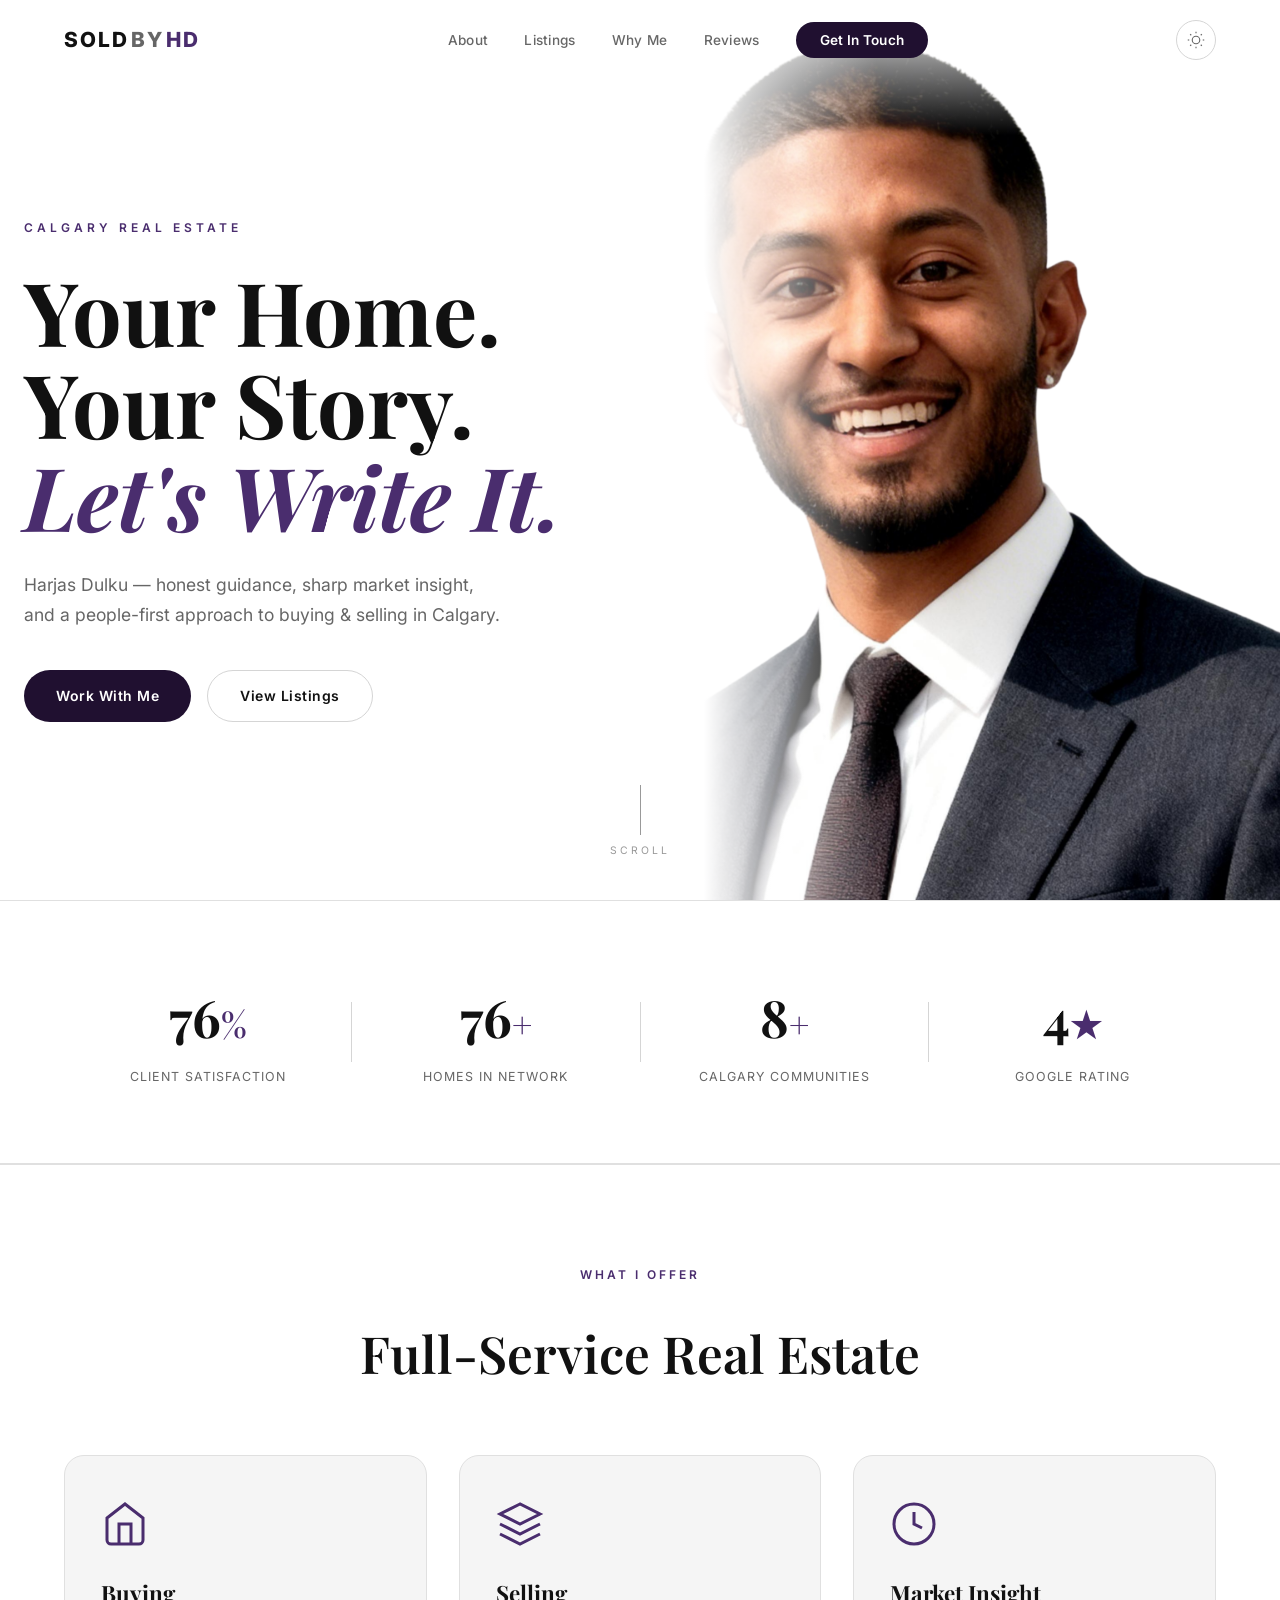
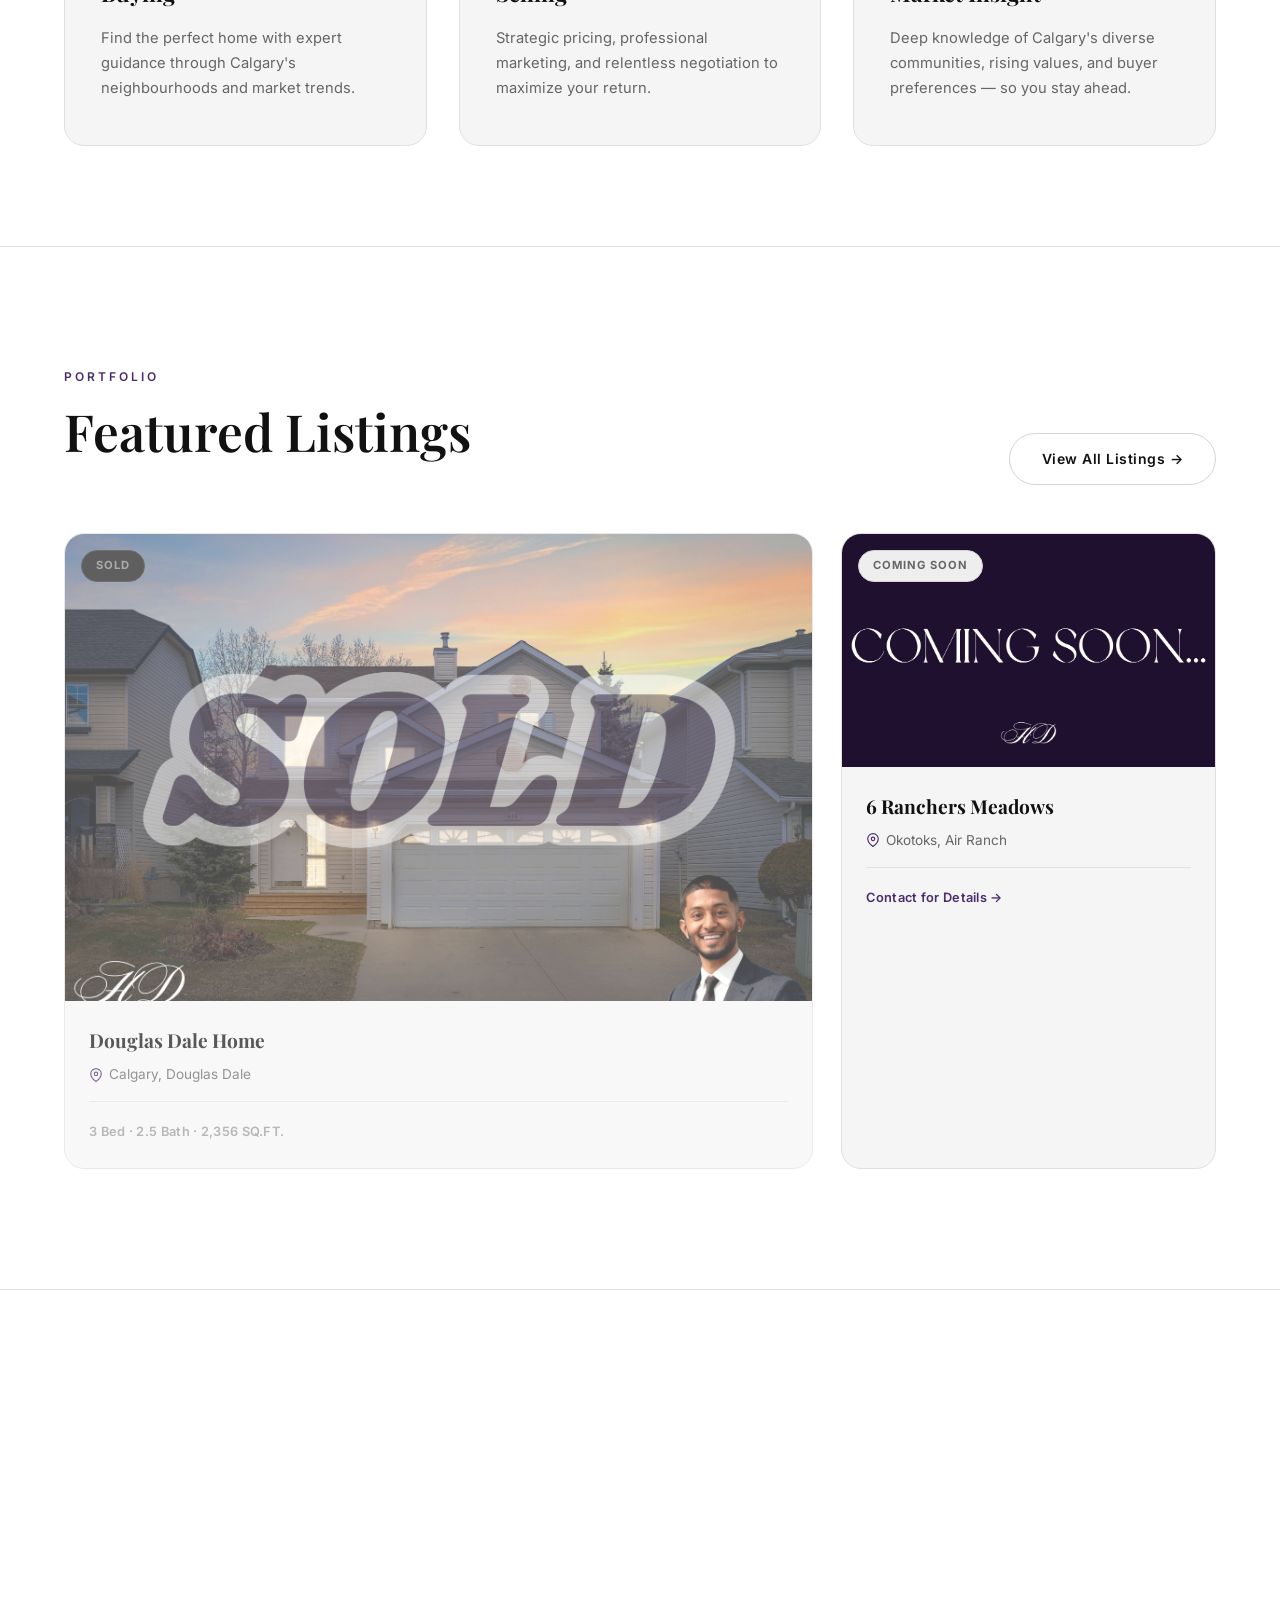
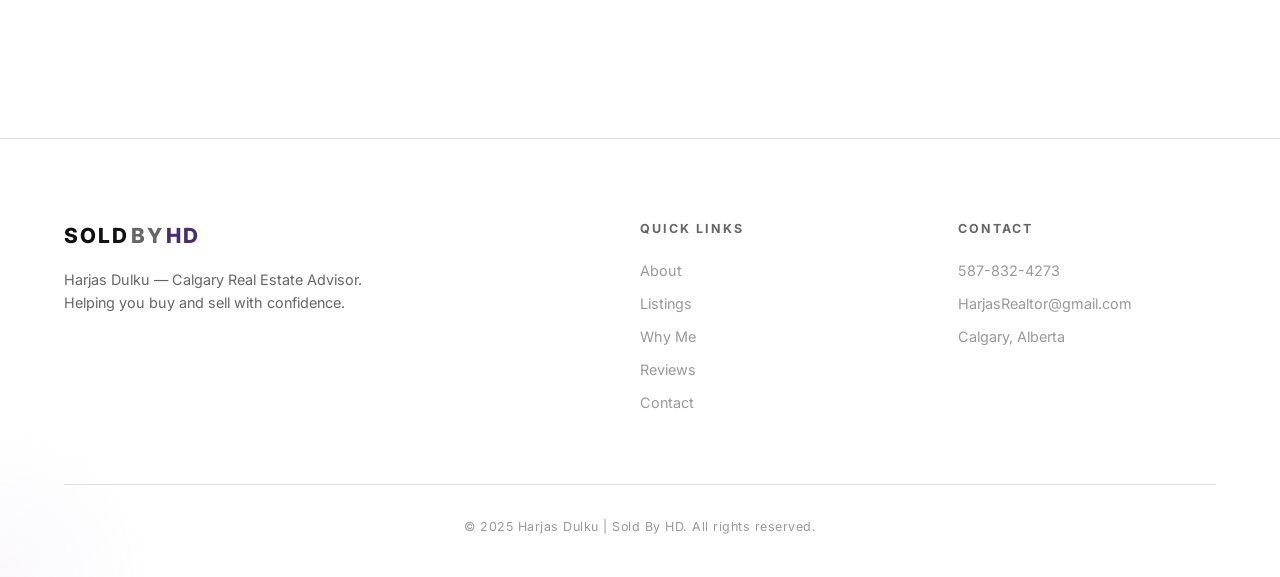
<file: index.html>
<!DOCTYPE html>
<html lang="en">
<head>
  <meta charset="UTF-8">
  <meta name="viewport" content="width=device-width, initial-scale=1.0">
  <title>Harjas Dulku — Calgary Real Estate | Sold By HD</title>
  <meta name="description" content="Harjas Dulku — Your trusted Calgary real estate advisor. Honest guidance, sharp market insight, and a people-first approach to buying and selling homes.">
  <meta property="og:title" content="Harjas Dulku — Calgary Real Estate">
  <meta property="og:description" content="Honest guidance, sharp market insight, and a people-first approach to buying and selling homes in Calgary.">
  <meta property="og:type" content="website">
  <meta property="og:url" content="https://soldbyhd.ca/">
  <link rel="preconnect" href="https://fonts.googleapis.com">
  <link rel="preconnect" href="https://fonts.gstatic.com" crossorigin>
  <link href="https://fonts.googleapis.com/css2?family=Inter:wght@300;400;500;600;700;800;900&family=Playfair+Display:ital,wght@0,400;0,500;0,600;0,700;1,400;1,500&display=swap" rel="stylesheet">
  <link rel="icon" type="image/jpeg" href="favicon.jpg">
  <link rel="apple-touch-icon" href="favicon.jpg">
  <link rel="stylesheet" href="styles.css">
</head>
<body>

  <!-- NAVBAR -->
  <nav class="navbar" id="navbar">
    <div class="nav-container">
      <a href="index.html" class="nav-logo">
        <span class="logo-sold">SOLD</span><span class="logo-by">BY</span><span class="logo-hd">HD</span>
      </a>
      <ul class="nav-links" id="navLinks">
        <li><a href="about.html">About</a></li>
        <li><a href="listings.html">Listings</a></li>
        <li><a href="why-me.html">Why Me</a></li>
        <li><a href="reviews.html">Reviews</a></li>
        <li><a href="contact.html" class="nav-cta">Get In Touch</a></li>
      </ul>
      <div class="nav-right">
        <button class="theme-toggle" id="themeToggle" aria-label="Toggle light/dark mode">
          <svg class="icon-moon" viewBox="0 0 24 24" fill="none" stroke="currentColor" stroke-width="1.5"><path d="M21 12.79A9 9 0 1111.21 3 7 7 0 0021 12.79z"/></svg>
          <svg class="icon-sun" viewBox="0 0 24 24" fill="none" stroke="currentColor" stroke-width="1.5"><circle cx="12" cy="12" r="5"/><line x1="12" y1="1" x2="12" y2="3"/><line x1="12" y1="21" x2="12" y2="23"/><line x1="4.22" y1="4.22" x2="5.64" y2="5.64"/><line x1="18.36" y1="18.36" x2="19.78" y2="19.78"/><line x1="1" y1="12" x2="3" y2="12"/><line x1="21" y1="12" x2="23" y2="12"/><line x1="4.22" y1="19.78" x2="5.64" y2="18.36"/><line x1="18.36" y1="5.64" x2="19.78" y2="4.22"/></svg>
        </button>
        <button class="nav-toggle" id="navToggle" aria-label="Toggle navigation">
          <span></span><span></span><span></span>
        </button>
      </div>
    </div>
  </nav>

  <!-- HERO -->
  <section class="hero" id="hero">
    <div class="hero-bg-overlay"></div>
    <div class="hero-content">
      <div class="hero-tag reveal">Calgary Real Estate</div>
      <h1 class="hero-title reveal">
        <span class="hero-line">Your Home.</span>
        <span class="hero-line">Your Story.</span>
        <span class="hero-line accent">Let's Write It.</span>
      </h1>
      <p class="hero-subtitle reveal">
        Harjas Dulku — honest guidance, sharp market insight, and a people-first approach to buying &amp; selling in Calgary.
      </p>
      <div class="hero-actions reveal">
        <a href="contact.html" class="btn btn-primary">Work With Me</a>
        <a href="listings.html" class="btn btn-ghost">View Listings</a>
      </div>
    </div>
    <div class="hero-scroll-indicator">
      <div class="scroll-line"></div>
      <span>Scroll</span>
    </div>
    <div class="hero-image" aria-hidden="true">
      <img src="Images/SOLD BY HARJAS.png" alt="Harjas Dulku — Calgary Real Estate Advisor">
    </div>
  </section>

  <!-- STATS BAR -->
  <section class="stats-bar">
    <div class="container">
      <div class="stats-grid">
        <div class="stat-item reveal">
          <span class="stat-number" data-target="100">0</span><span class="stat-suffix">%</span>
          <span class="stat-label">Client Satisfaction</span>
        </div>
        <div class="stat-divider"></div>
        <div class="stat-item reveal">
          <span class="stat-number" data-target="100">0</span><span class="stat-suffix">+</span>
          <span class="stat-label">Homes in Network</span>
        </div>
        <div class="stat-divider"></div>
        <div class="stat-item reveal">
          <span class="stat-number" data-target="10">0</span><span class="stat-suffix">+</span>
          <span class="stat-label">Calgary Communities</span>
        </div>
        <div class="stat-divider"></div>
        <div class="stat-item reveal">
          <span class="stat-number" data-target="5">0</span><span class="stat-suffix">★</span>
          <span class="stat-label">Google Rating</span>
        </div>
      </div>
    </div>
  </section>

  <!-- SERVICES PREVIEW -->
  <section class="services">
    <div class="container">
      <div class="section-header center">
        <div class="section-tag reveal">What I Offer</div>
        <h2 class="section-title reveal">Full-Service Real Estate</h2>
      </div>
      <div class="services-grid">
        <div class="service-card reveal">
          <div class="service-icon">
            <svg viewBox="0 0 24 24" fill="none" stroke="currentColor" stroke-width="1.5">
              <path d="M3 9l9-7 9 7v11a2 2 0 01-2 2H5a2 2 0 01-2-2z"/>
              <polyline points="9 22 9 12 15 12 15 22"/>
            </svg>
          </div>
          <h3>Buying</h3>
          <p>Find the perfect home with expert guidance through Calgary's neighbourhoods and market trends.</p>
        </div>
        <div class="service-card reveal">
          <div class="service-icon">
            <svg viewBox="0 0 24 24" fill="none" stroke="currentColor" stroke-width="1.5">
              <path d="M12 2L2 7l10 5 10-5-10-5z"/>
              <path d="M2 17l10 5 10-5"/>
              <path d="M2 12l10 5 10-5"/>
            </svg>
          </div>
          <h3>Selling</h3>
          <p>Strategic pricing, professional marketing, and relentless negotiation to maximize your return.</p>
        </div>
        <div class="service-card reveal">
          <div class="service-icon">
            <svg viewBox="0 0 24 24" fill="none" stroke="currentColor" stroke-width="1.5">
              <circle cx="12" cy="12" r="10"/>
              <path d="M12 6v6l4 2"/>
            </svg>
          </div>
          <h3>Market Insight</h3>
          <p>Deep knowledge of Calgary's diverse communities, rising values, and buyer preferences — so you stay ahead.</p>
        </div>
      </div>
    </div>
  </section>

  <!-- FEATURED LISTING PREVIEW -->
  <section class="listings" id="listings-preview">
    <div class="container">
      <div class="section-header">
        <div>
          <div class="section-tag reveal">Portfolio</div>
          <h2 class="section-title reveal">Featured Listings</h2>
        </div>
        <a href="listings.html" class="btn btn-ghost reveal">View All Listings &rarr;</a>
      </div>
      <div class="featured-duo">
        <div class="listing-card sold reveal">
          <div class="listing-image">
            <img src="Images/416 Douglas Glen Close Sold.jpg" alt="Douglas Dale Home, Calgary — Sold" class="listing-real-image">
            <div class="listing-badge sold-badge">Sold</div>
          </div>
          <div class="listing-info">
            <h3>Douglas Dale Home</h3>
            <p class="listing-location">
              <svg viewBox="0 0 24 24" fill="none" stroke="currentColor" stroke-width="2" width="14" height="14"><path d="M21 10c0 7-9 13-9 13s-9-6-9-13a9 9 0 0118 0z"/><circle cx="12" cy="10" r="3"/></svg>
              Calgary, Douglas Dale
            </p>
            <div class="listing-details"><span class="sold-text">3 Bed &middot; 2.5 Bath &middot; 2,356 SQ.FT.</span></div>
          </div>
        </div>
        <a href="contact.html" class="listing-card reveal">
          <div class="listing-image">
            <img src="Images/FlairComingSoon.jpg" alt="6 Ranchers Meadows — Coming Soon" class="listing-real-image">
            <div class="listing-badge soon">Coming Soon</div>
          </div>
          <div class="listing-info">
            <h3>6 Ranchers Meadows</h3>
            <p class="listing-location">
              <svg viewBox="0 0 24 24" fill="none" stroke="currentColor" stroke-width="2" width="14" height="14"><path d="M21 10c0 7-9 13-9 13s-9-6-9-13a9 9 0 0118 0z"/><circle cx="12" cy="10" r="3"/></svg>
              Okotoks, Air Ranch
            </p>
            <div class="listing-details"><span>Contact for Details &rarr;</span></div>
          </div>
        </a>
      </div>
    </div>
  </section>

  <!-- CTA BANNER -->
  <section class="cta-banner">
    <div class="container">
      <div class="cta-content reveal">
        <h2>Ready to Make Your Move?</h2>
        <p>Whether you're buying your first home or selling your current one, let's talk about what's possible.</p>
        <a href="contact.html" class="btn btn-primary btn-lg">Let's Connect</a>
      </div>
    </div>
  </section>

  <!-- FOOTER -->
  <footer class="footer">
    <div class="container">
      <div class="footer-grid">
        <div class="footer-brand">
          <a href="index.html" class="nav-logo">
            <span class="logo-sold">SOLD</span><span class="logo-by">BY</span><span class="logo-hd">HD</span>
          </a>
          <p>Harjas Dulku — Calgary Real Estate Advisor. Helping you buy and sell with confidence.</p>
        </div>
        <div class="footer-links">
          <h4>Quick Links</h4>
          <a href="about.html">About</a>
          <a href="listings.html">Listings</a>
          <a href="why-me.html">Why Me</a>
          <a href="reviews.html">Reviews</a>
          <a href="contact.html">Contact</a>
        </div>
        <div class="footer-contact">
          <h4>Contact</h4>
          <a href="tel:+15878324273">587-832-4273</a>
          <a href="mailto:HarjasRealtor@gmail.com">HarjasRealtor@gmail.com</a>
          <p>Calgary, Alberta</p>
        </div>
      </div>
      <div class="footer-bottom">
        <p>&copy; 2025 Harjas Dulku | Sold By HD. All rights reserved.</p>
      </div>
    </div>
  </footer>

  <script src="script.js"></script>
</body>
</html>
</file>
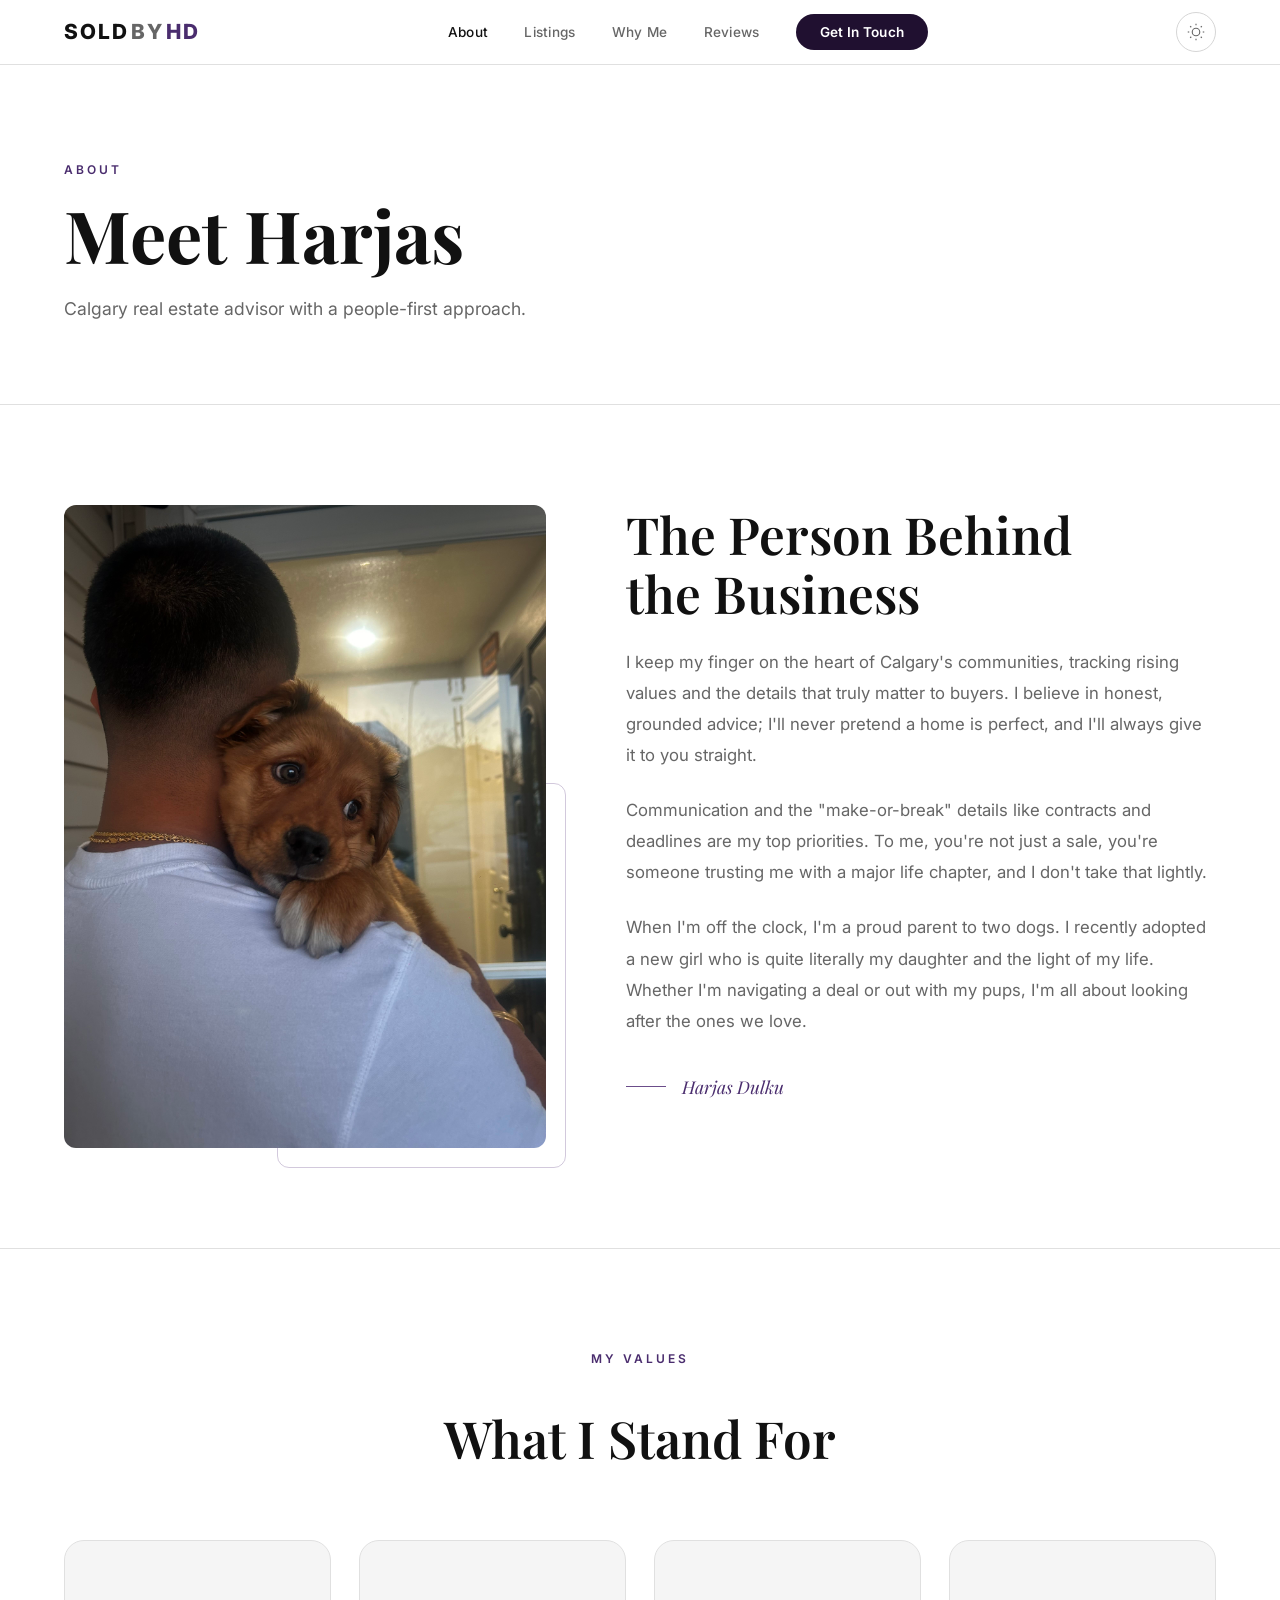
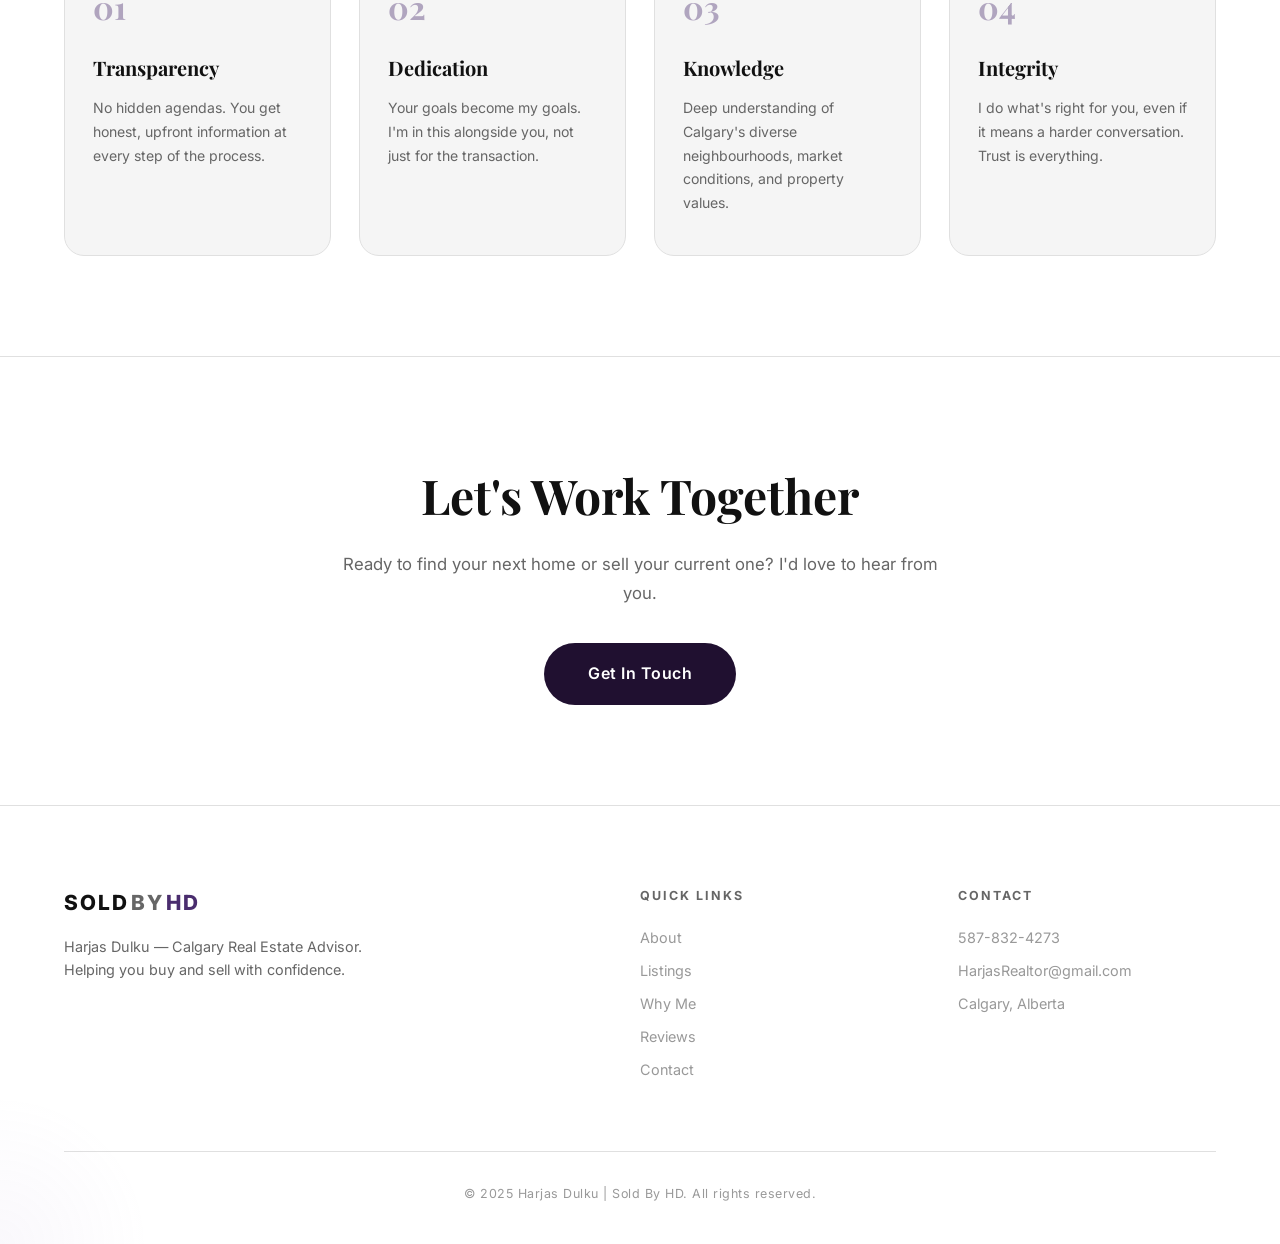
<file: about.html>
<!DOCTYPE html>
<html lang="en">
<head>
  <meta charset="UTF-8">
  <meta name="viewport" content="width=device-width, initial-scale=1.0">
  <title>About Harjas Dulku | Sold By HD — Calgary Real Estate</title>
  <meta name="description" content="Meet Harjas Dulku — Calgary real estate advisor with deep community knowledge, honest advice, and a people-first approach.">
  <link rel="preconnect" href="https://fonts.googleapis.com">
  <link rel="preconnect" href="https://fonts.gstatic.com" crossorigin>
  <link href="https://fonts.googleapis.com/css2?family=Inter:wght@300;400;500;600;700;800;900&family=Playfair+Display:ital,wght@0,400;0,500;0,600;0,700;1,400;1,500&display=swap" rel="stylesheet">
  <link rel="icon" type="image/jpeg" href="favicon.jpg">
  <link rel="apple-touch-icon" href="favicon.jpg">
  <link rel="stylesheet" href="styles.css">
</head>
<body>

  <!-- NAVBAR -->
  <nav class="navbar scrolled" id="navbar">
    <div class="nav-container">
      <a href="index.html" class="nav-logo">
        <span class="logo-sold">SOLD</span><span class="logo-by">BY</span><span class="logo-hd">HD</span>
      </a>
      <ul class="nav-links" id="navLinks">
        <li><a href="about.html" class="active">About</a></li>
        <li><a href="listings.html">Listings</a></li>
        <li><a href="why-me.html">Why Me</a></li>
        <li><a href="reviews.html">Reviews</a></li>
        <li><a href="contact.html" class="nav-cta">Get In Touch</a></li>
      </ul>
      <div class="nav-right">
        <button class="theme-toggle" id="themeToggle" aria-label="Toggle light/dark mode">
          <svg class="icon-moon" viewBox="0 0 24 24" fill="none" stroke="currentColor" stroke-width="1.5"><path d="M21 12.79A9 9 0 1111.21 3 7 7 0 0021 12.79z"/></svg>
          <svg class="icon-sun" viewBox="0 0 24 24" fill="none" stroke="currentColor" stroke-width="1.5"><circle cx="12" cy="12" r="5"/><line x1="12" y1="1" x2="12" y2="3"/><line x1="12" y1="21" x2="12" y2="23"/><line x1="4.22" y1="4.22" x2="5.64" y2="5.64"/><line x1="18.36" y1="18.36" x2="19.78" y2="19.78"/><line x1="1" y1="12" x2="3" y2="12"/><line x1="21" y1="12" x2="23" y2="12"/><line x1="4.22" y1="19.78" x2="5.64" y2="18.36"/><line x1="18.36" y1="5.64" x2="19.78" y2="4.22"/></svg>
        </button>
        <button class="nav-toggle" id="navToggle" aria-label="Toggle navigation">
          <span></span><span></span><span></span>
        </button>
      </div>
    </div>
  </nav>

  <!-- PAGE HERO -->
  <section class="page-hero">
    <div class="container">
      <div class="page-hero-content">
        <div class="section-tag reveal">About</div>
        <h1 class="page-hero-title reveal">Meet Harjas</h1>
        <p class="page-hero-subtitle reveal">Calgary real estate advisor with a people-first approach.</p>
      </div>
    </div>
  </section>

  <!-- ABOUT MAIN -->
  <section class="about-page">
    <div class="container">
      <div class="about-page-grid">
        <div class="about-page-image reveal">
          <img src="Images/IMG_5499_DOG.jpeg" alt="Harjas Dulku holding his puppy" class="about-real-image">
          <div class="about-image-accent"></div>
        </div>
        <div class="about-page-content">
          <h2 class="section-title reveal">The Person Behind<br>the Business</h2>
          <p class="about-text reveal">
            I keep my finger on the heart of Calgary's communities, tracking rising values and the details that truly matter to buyers. I believe in honest, grounded advice; I'll never pretend a home is perfect, and I'll always give it to you straight.
          </p>
          <p class="about-text reveal">
            Communication and the "make-or-break" details like contracts and deadlines are my top priorities. To me, you're not just a sale, you're someone trusting me with a major life chapter, and I don't take that lightly.
          </p>
          <p class="about-text reveal">
            When I'm off the clock, I'm a proud parent to two dogs. I recently adopted a new girl who is quite literally my daughter and the light of my life. Whether I'm navigating a deal or out with my pups, I'm all about looking after the ones we love.
          </p>
          <div class="about-signature reveal">
            <div class="signature-line"></div>
            <span>Harjas Dulku</span>
          </div>
        </div>
      </div>
    </div>
  </section>

  <!-- VALUES -->
  <section class="values-section">
    <div class="container">
      <div class="section-header center">
        <div class="section-tag reveal">My Values</div>
        <h2 class="section-title reveal">What I Stand For</h2>
      </div>
      <div class="values-grid">
        <div class="value-card reveal">
          <div class="value-number">01</div>
          <h3>Transparency</h3>
          <p>No hidden agendas. You get honest, upfront information at every step of the process.</p>
        </div>
        <div class="value-card reveal">
          <div class="value-number">02</div>
          <h3>Dedication</h3>
          <p>Your goals become my goals. I'm in this alongside you, not just for the transaction.</p>
        </div>
        <div class="value-card reveal">
          <div class="value-number">03</div>
          <h3>Knowledge</h3>
          <p>Deep understanding of Calgary's diverse neighbourhoods, market conditions, and property values.</p>
        </div>
        <div class="value-card reveal">
          <div class="value-number">04</div>
          <h3>Integrity</h3>
          <p>I do what's right for you, even if it means a harder conversation. Trust is everything.</p>
        </div>
      </div>
    </div>
  </section>

  <!-- ABOUT CTA -->
  <section class="cta-banner">
    <div class="container">
      <div class="cta-content reveal">
        <h2>Let's Work Together</h2>
        <p>Ready to find your next home or sell your current one? I'd love to hear from you.</p>
        <a href="contact.html" class="btn btn-primary btn-lg">Get In Touch</a>
      </div>
    </div>
  </section>

  <!-- FOOTER -->
  <footer class="footer">
    <div class="container">
      <div class="footer-grid">
        <div class="footer-brand">
          <a href="index.html" class="nav-logo">
            <span class="logo-sold">SOLD</span><span class="logo-by">BY</span><span class="logo-hd">HD</span>
          </a>
          <p>Harjas Dulku — Calgary Real Estate Advisor. Helping you buy and sell with confidence.</p>
        </div>
        <div class="footer-links">
          <h4>Quick Links</h4>
          <a href="about.html">About</a>
          <a href="listings.html">Listings</a>
          <a href="why-me.html">Why Me</a>
          <a href="reviews.html">Reviews</a>
          <a href="contact.html">Contact</a>
        </div>
        <div class="footer-contact">
          <h4>Contact</h4>
          <a href="tel:+15878324273">587-832-4273</a>
          <a href="mailto:HarjasRealtor@gmail.com">HarjasRealtor@gmail.com</a>
          <p>Calgary, Alberta</p>
        </div>
      </div>
      <div class="footer-bottom">
        <p>&copy; 2025 Harjas Dulku | Sold By HD. All rights reserved.</p>
      </div>
    </div>
  </footer>

  <script src="script.js"></script>
</body>
</html>
</file>
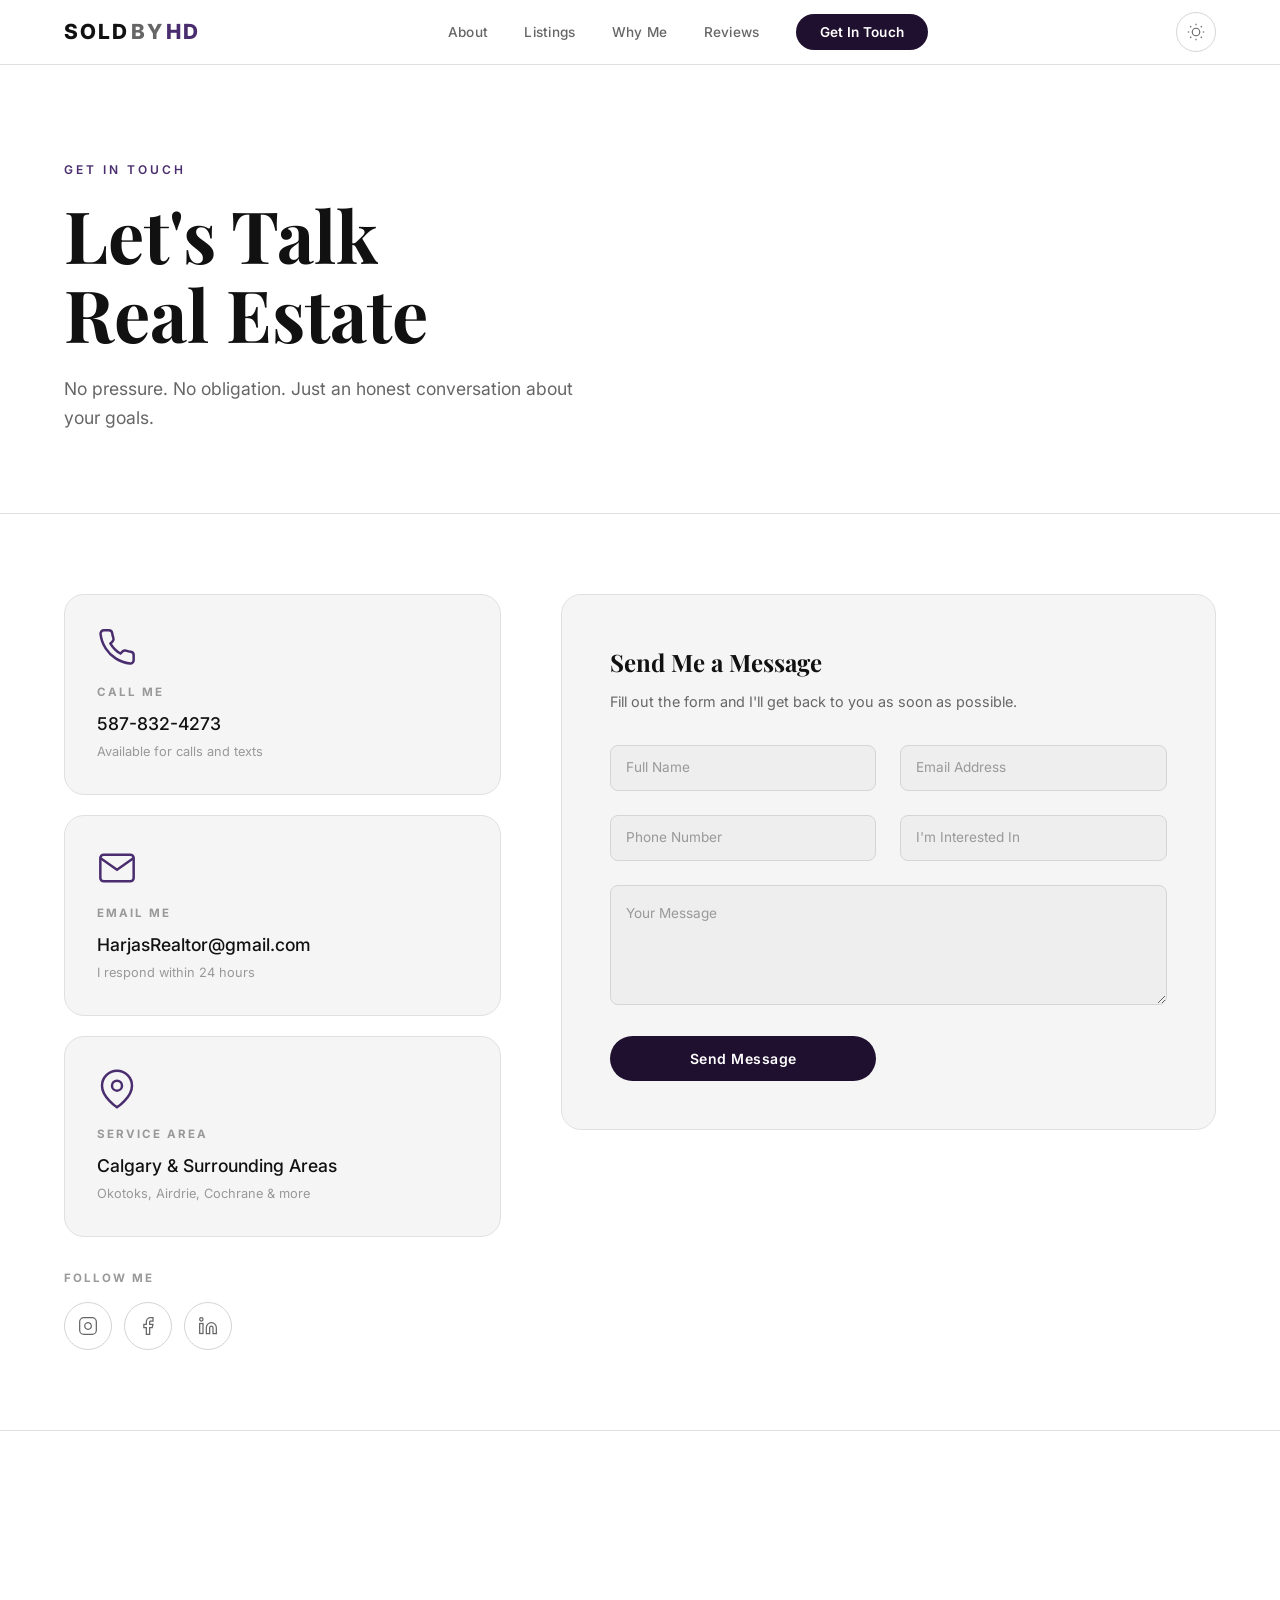
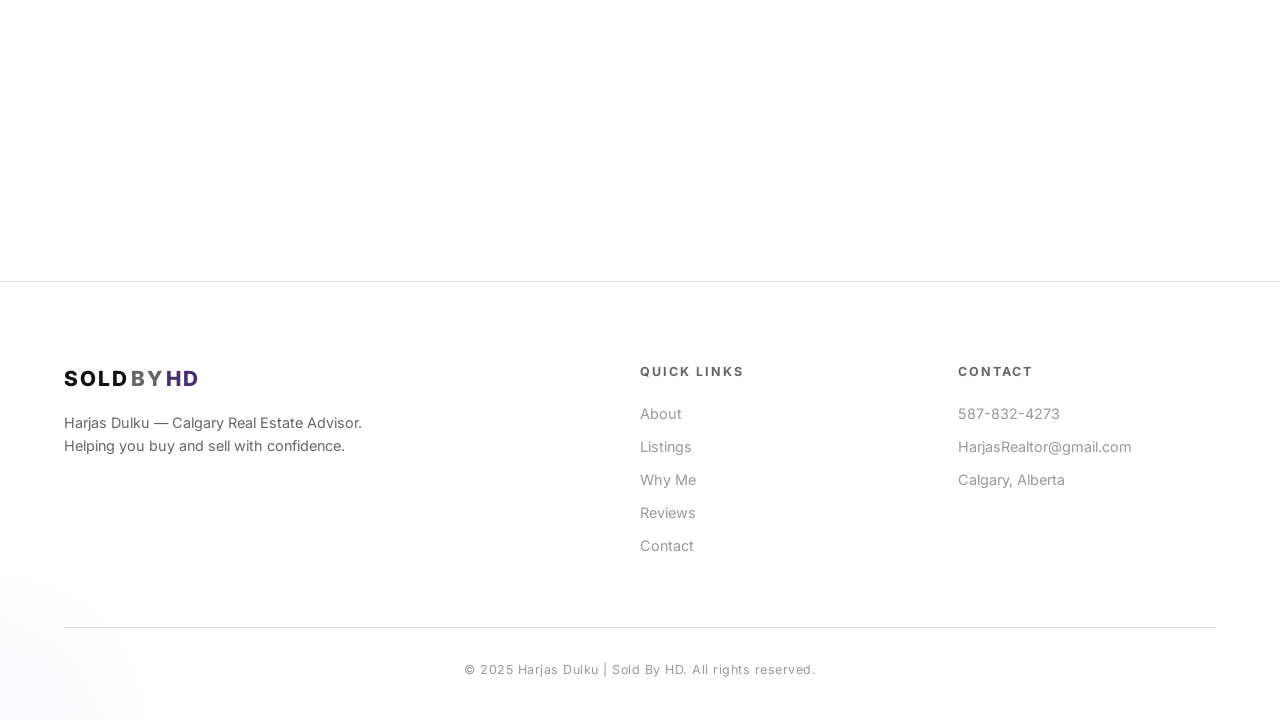
<file: contact.html>
<!DOCTYPE html>
<html lang="en">
<head>
  <meta charset="UTF-8">
  <meta name="viewport" content="width=device-width, initial-scale=1.0">
  <title>Contact | Sold By HD — Calgary Real Estate</title>
  <meta name="description" content="Get in touch with Harjas Dulku. Whether you're buying, selling, or just have a question about Calgary real estate.">
  <link rel="preconnect" href="https://fonts.googleapis.com">
  <link rel="preconnect" href="https://fonts.gstatic.com" crossorigin>
  <link href="https://fonts.googleapis.com/css2?family=Inter:wght@300;400;500;600;700;800;900&family=Playfair+Display:ital,wght@0,400;0,500;0,600;0,700;1,400;1,500&display=swap" rel="stylesheet">
  <link rel="icon" type="image/jpeg" href="favicon.jpg">
  <link rel="apple-touch-icon" href="favicon.jpg">
  <link rel="stylesheet" href="styles.css">
</head>
<body>

  <!-- NAVBAR -->
  <nav class="navbar scrolled" id="navbar">
    <div class="nav-container">
      <a href="index.html" class="nav-logo">
        <span class="logo-sold">SOLD</span><span class="logo-by">BY</span><span class="logo-hd">HD</span>
      </a>
      <ul class="nav-links" id="navLinks">
        <li><a href="about.html">About</a></li>
        <li><a href="listings.html">Listings</a></li>
        <li><a href="why-me.html">Why Me</a></li>
        <li><a href="reviews.html">Reviews</a></li>
        <li><a href="contact.html" class="nav-cta active">Get In Touch</a></li>
      </ul>
      <div class="nav-right">
        <button class="theme-toggle" id="themeToggle" aria-label="Toggle light/dark mode">
          <svg class="icon-moon" viewBox="0 0 24 24" fill="none" stroke="currentColor" stroke-width="1.5"><path d="M21 12.79A9 9 0 1111.21 3 7 7 0 0021 12.79z"/></svg>
          <svg class="icon-sun" viewBox="0 0 24 24" fill="none" stroke="currentColor" stroke-width="1.5"><circle cx="12" cy="12" r="5"/><line x1="12" y1="1" x2="12" y2="3"/><line x1="12" y1="21" x2="12" y2="23"/><line x1="4.22" y1="4.22" x2="5.64" y2="5.64"/><line x1="18.36" y1="18.36" x2="19.78" y2="19.78"/><line x1="1" y1="12" x2="3" y2="12"/><line x1="21" y1="12" x2="23" y2="12"/><line x1="4.22" y1="19.78" x2="5.64" y2="18.36"/><line x1="18.36" y1="5.64" x2="19.78" y2="4.22"/></svg>
        </button>
        <button class="nav-toggle" id="navToggle" aria-label="Toggle navigation">
          <span></span><span></span><span></span>
        </button>
      </div>
    </div>
  </nav>

  <!-- PAGE HERO -->
  <section class="page-hero">
    <div class="container">
      <div class="page-hero-content">
        <div class="section-tag reveal">Get In Touch</div>
        <h1 class="page-hero-title reveal">Let's Talk<br>Real Estate</h1>
        <p class="page-hero-subtitle reveal">No pressure. No obligation. Just an honest conversation about your goals.</p>
      </div>
    </div>
  </section>

  <!-- CONTACT MAIN -->
  <section class="contact-page">
    <div class="container">
      <div class="contact-page-grid">

        <!-- Contact Info Side -->
        <div class="contact-info-side">
          <div class="contact-info-card reveal">
            <div class="contact-info-card-icon">
              <svg viewBox="0 0 24 24" fill="none" stroke="currentColor" stroke-width="1.5">
                <path d="M22 16.92v3a2 2 0 01-2.18 2 19.79 19.79 0 01-8.63-3.07 19.5 19.5 0 01-6-6 19.79 19.79 0 01-3.07-8.67A2 2 0 014.11 2h3a2 2 0 012 1.72c.127.96.361 1.903.7 2.81a2 2 0 01-.45 2.11L8.09 9.91a16 16 0 006 6l1.27-1.27a2 2 0 012.11-.45c.907.339 1.85.573 2.81.7A2 2 0 0122 16.92z"/>
              </svg>
            </div>
            <h3>Call Me</h3>
            <a href="tel:+15878324273" class="contact-info-value">587-832-4273</a>
            <p class="contact-info-note">Available for calls and texts</p>
          </div>

          <div class="contact-info-card reveal">
            <div class="contact-info-card-icon">
              <svg viewBox="0 0 24 24" fill="none" stroke="currentColor" stroke-width="1.5">
                <path d="M4 4h16c1.1 0 2 .9 2 2v12c0 1.1-.9 2-2 2H4c-1.1 0-2-.9-2-2V6c0-1.1.9-2 2-2z"/>
                <polyline points="22,6 12,13 2,6"/>
              </svg>
            </div>
            <h3>Email Me</h3>
            <a href="mailto:HarjasRealtor@gmail.com" class="contact-info-value">HarjasRealtor@gmail.com</a>
            <p class="contact-info-note">I respond within 24 hours</p>
          </div>

          <div class="contact-info-card reveal">
            <div class="contact-info-card-icon">
              <svg viewBox="0 0 24 24" fill="none" stroke="currentColor" stroke-width="1.5">
                <path d="M21 10c0 7-9 13-9 13s-9-6-9-13a9 9 0 0118 0z"/>
                <circle cx="12" cy="10" r="3"/>
              </svg>
            </div>
            <h3>Service Area</h3>
            <span class="contact-info-value">Calgary &amp; Surrounding Areas</span>
            <p class="contact-info-note">Okotoks, Airdrie, Cochrane &amp; more</p>
          </div>

          <!-- Socials -->
          <div class="contact-socials reveal">
            <h4>Follow Me</h4>
            <div class="social-links">
              <a href="https://www.instagram.com/soldbyharjas/" target="_blank" rel="noopener" aria-label="Instagram" class="social-link">
                <svg viewBox="0 0 24 24" fill="none" stroke="currentColor" stroke-width="1.5">
                  <rect x="2" y="2" width="20" height="20" rx="5" ry="5"/>
                  <path d="M16 11.37A4 4 0 1112.63 8 4 4 0 0116 11.37z"/>
                  <line x1="17.5" y1="6.5" x2="17.51" y2="6.5"/>
                </svg>
              </a>
              <a href="https://www.facebook.com/profile.php?id=61581999114196" target="_blank" rel="noopener" aria-label="Facebook" class="social-link">
                <svg viewBox="0 0 24 24" fill="none" stroke="currentColor" stroke-width="1.5">
                  <path d="M18 2h-3a5 5 0 00-5 5v3H7v4h3v8h4v-8h3l1-4h-4V7a1 1 0 011-1h3z"/>
                </svg>
              </a>
              <a href="https://www.linkedin.com/in/harjas-dulku-031522258/" target="_blank" rel="noopener" aria-label="LinkedIn" class="social-link">
                <svg viewBox="0 0 24 24" fill="none" stroke="currentColor" stroke-width="1.5">
                  <path d="M16 8a6 6 0 016 6v7h-4v-7a2 2 0 00-2-2 2 2 0 00-2 2v7h-4v-7a6 6 0 016-6z"/>
                  <rect x="2" y="9" width="4" height="12"/>
                  <circle cx="4" cy="4" r="2"/>
                </svg>
              </a>
            </div>
          </div>
        </div>

        <!-- Form Side -->
        <div class="contact-form-side reveal">
          <div class="contact-form-wrap">
            <h2 class="contact-form-title">Send Me a Message</h2>
            <p class="contact-form-subtitle">Fill out the form and I'll get back to you as soon as possible.</p>
            <form class="contact-form" id="contactForm" action="https://formspree.io/f/maqadezb" method="POST">
              <div class="form-group">
                <input type="text" id="name" name="name" placeholder=" " required>
                <label for="name">Full Name</label>
              </div>
              <div class="form-group">
                <input type="email" id="email" name="email" placeholder=" " required>
                <label for="email">Email Address</label>
              </div>
              <div class="form-group">
                <input type="tel" id="phone" name="phone" placeholder=" ">
                <label for="phone">Phone Number</label>
              </div>
              <div class="form-group">
                <select id="interest" name="interest" required>
                  <option value="" disabled selected></option>
                  <option value="buying">I'm Looking to Buy</option>
                  <option value="selling">I'm Looking to Sell</option>
                  <option value="both">Buying &amp; Selling</option>
                  <option value="question">Just a Question</option>
                </select>
                <label for="interest">I'm Interested In</label>
              </div>
              <div class="form-group full">
                <textarea id="message" name="message" rows="5" placeholder=" " required></textarea>
                <label for="message">Your Message</label>
              </div>
              <button type="submit" class="btn btn-primary btn-full">Send Message</button>
            </form>
          </div>
        </div>

      </div>
    </div>
  </section>

  <!-- MAP -->
  <section class="map-section">
    <div class="map-embed">
      <iframe
        src="https://www.google.com/maps/embed?pb=!1m14!1m12!1m3!1d161116.4!2d-114.18!3d51.045!2m3!1f0!2f0!3f0!3m2!1i1024!2i768!4f13.1!5e0!3m2!1sen!2sca!4v1700000000000"
        width="100%"
        height="450"
        style="border:0;"
        allowfullscreen=""
        loading="lazy"
        referrerpolicy="no-referrer-when-downgrade"
        title="Service Area — Calgary &amp; Surrounding Areas"></iframe>
    </div>
  </section>

  <!-- FOOTER -->
  <footer class="footer">
    <div class="container">
      <div class="footer-grid">
        <div class="footer-brand">
          <a href="index.html" class="nav-logo">
            <span class="logo-sold">SOLD</span><span class="logo-by">BY</span><span class="logo-hd">HD</span>
          </a>
          <p>Harjas Dulku — Calgary Real Estate Advisor. Helping you buy and sell with confidence.</p>
        </div>
        <div class="footer-links">
          <h4>Quick Links</h4>
          <a href="about.html">About</a>
          <a href="listings.html">Listings</a>
          <a href="why-me.html">Why Me</a>
          <a href="reviews.html">Reviews</a>
          <a href="contact.html">Contact</a>
        </div>
        <div class="footer-contact">
          <h4>Contact</h4>
          <a href="tel:+15878324273">587-832-4273</a>
          <a href="mailto:HarjasRealtor@gmail.com">HarjasRealtor@gmail.com</a>
          <p>Calgary, Alberta</p>
        </div>
      </div>
      <div class="footer-bottom">
        <p>&copy; 2025 Harjas Dulku | Sold By HD. All rights reserved.</p>
      </div>
    </div>
  </footer>

  <script src="script.js"></script>
</body>
</html>
</file>
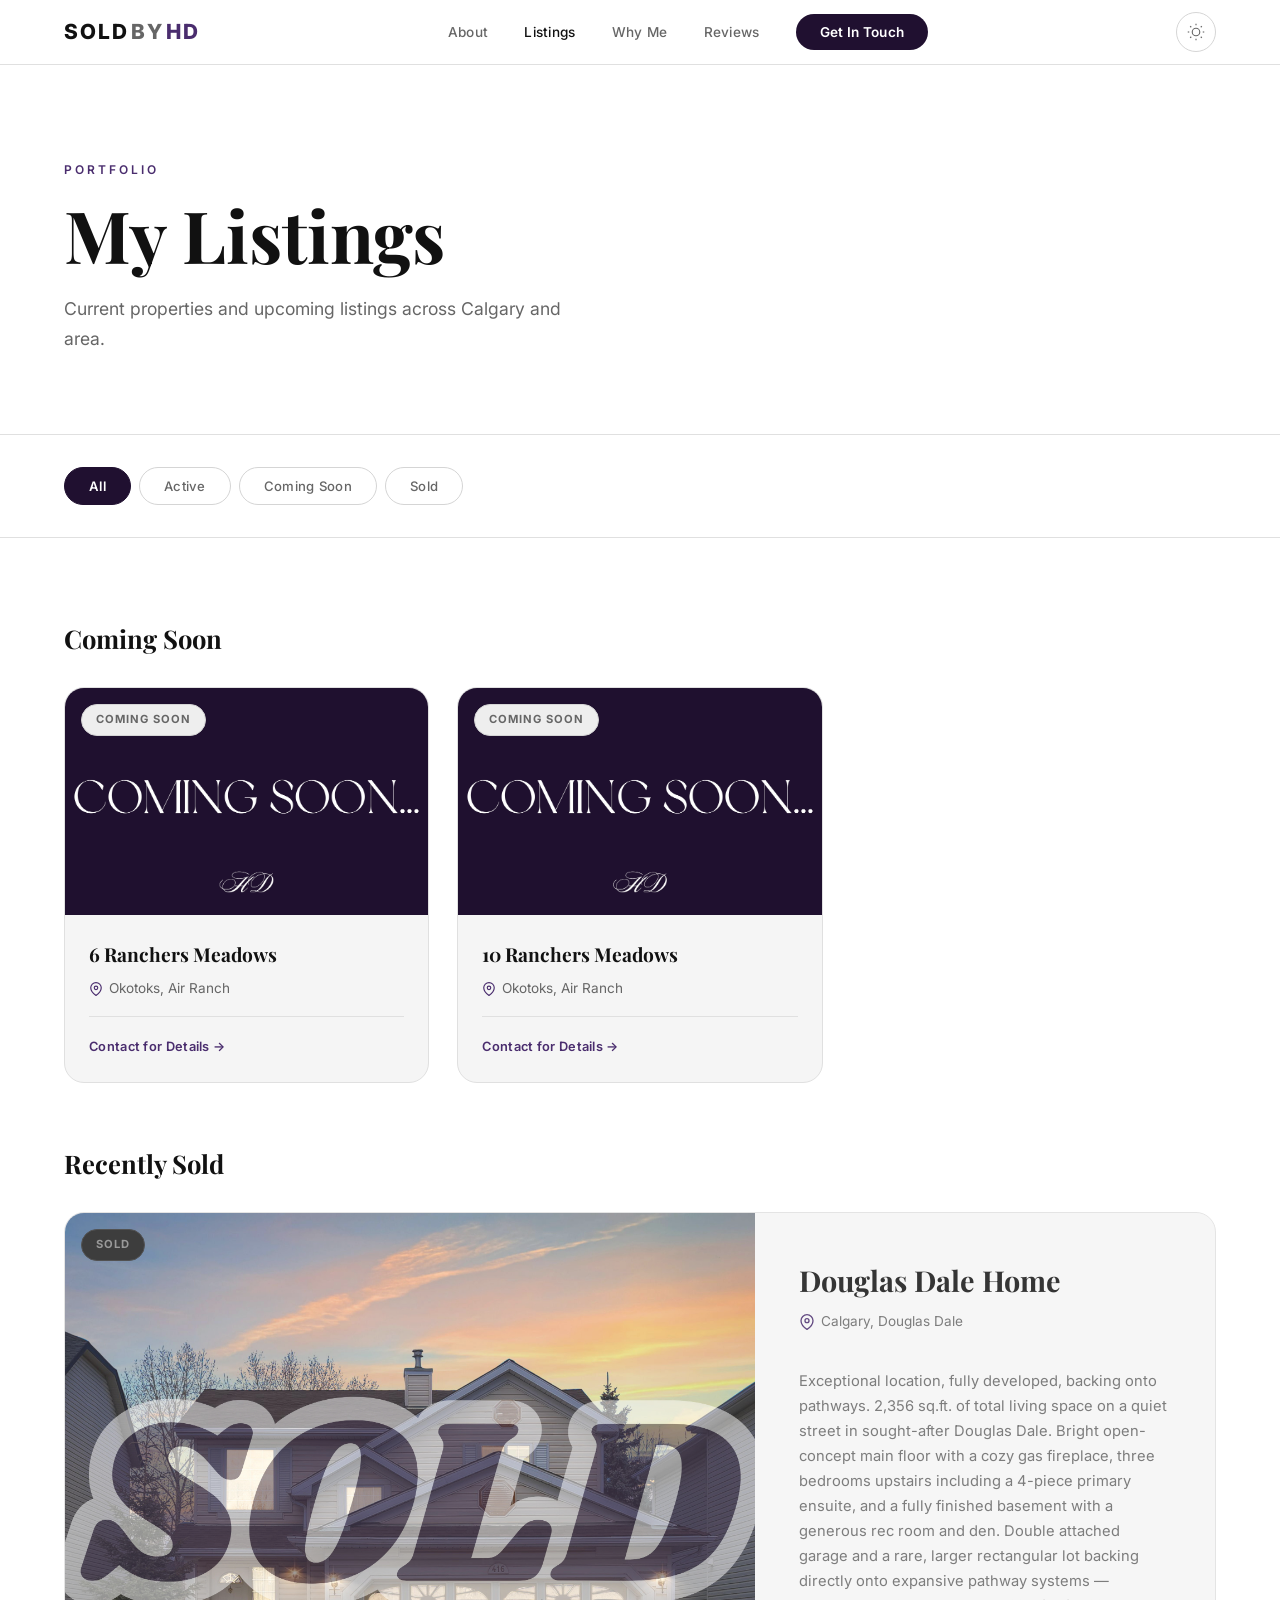
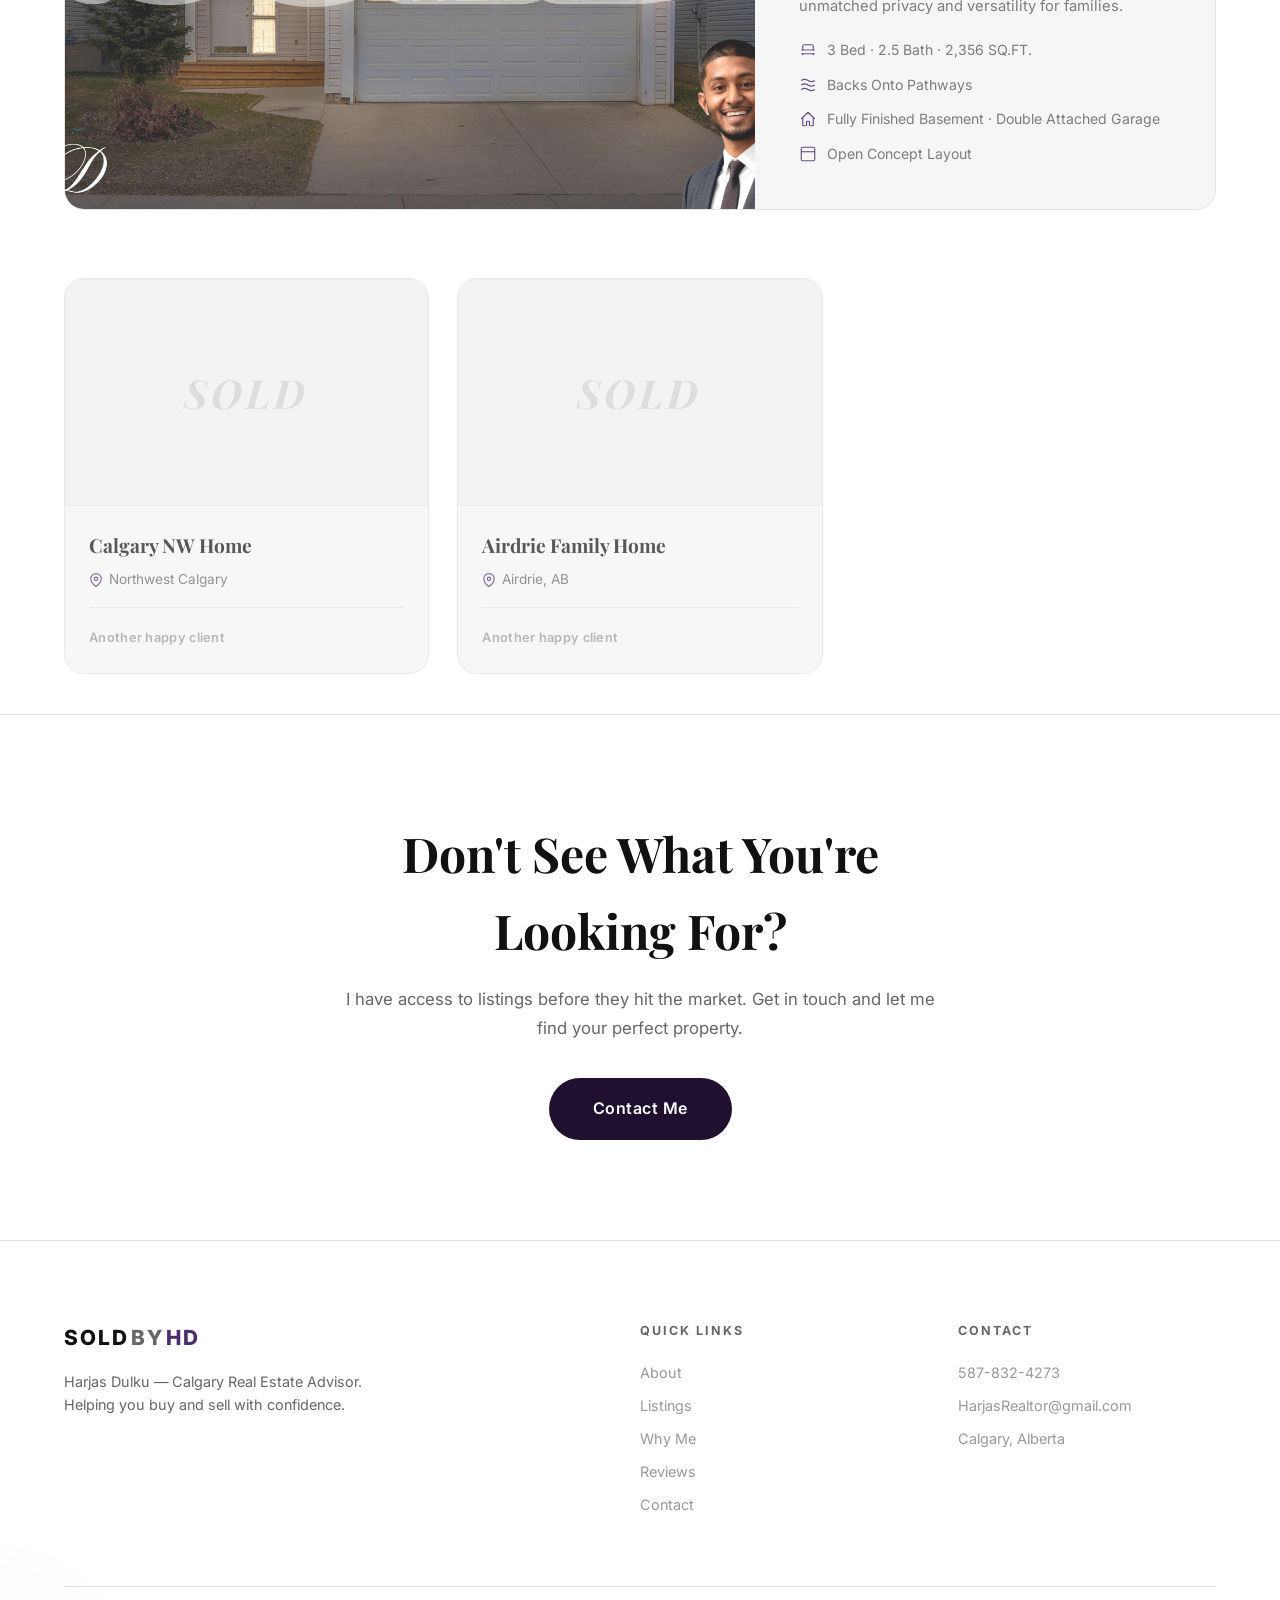
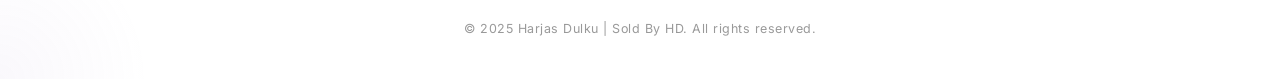
<file: listings.html>
<!DOCTYPE html>
<html lang="en">
<head>
  <meta charset="UTF-8">
  <meta name="viewport" content="width=device-width, initial-scale=1.0">
  <title>Listings | Sold By HD — Calgary Real Estate</title>
  <meta name="description" content="Browse Harjas Dulku's current and upcoming property listings across Calgary and surrounding areas.">
  <link rel="preconnect" href="https://fonts.googleapis.com">
  <link rel="preconnect" href="https://fonts.gstatic.com" crossorigin>
  <link href="https://fonts.googleapis.com/css2?family=Inter:wght@300;400;500;600;700;800;900&family=Playfair+Display:ital,wght@0,400;0,500;0,600;0,700;1,400;1,500&display=swap" rel="stylesheet">
  <link rel="icon" type="image/jpeg" href="favicon.jpg">
  <link rel="apple-touch-icon" href="favicon.jpg">
  <link rel="stylesheet" href="styles.css">
</head>
<body>

  <!-- NAVBAR -->
  <nav class="navbar scrolled" id="navbar">
    <div class="nav-container">
      <a href="index.html" class="nav-logo">
        <span class="logo-sold">SOLD</span><span class="logo-by">BY</span><span class="logo-hd">HD</span>
      </a>
      <ul class="nav-links" id="navLinks">
        <li><a href="about.html">About</a></li>
        <li><a href="listings.html" class="active">Listings</a></li>
        <li><a href="why-me.html">Why Me</a></li>
        <li><a href="reviews.html">Reviews</a></li>
        <li><a href="contact.html" class="nav-cta">Get In Touch</a></li>
      </ul>
      <div class="nav-right">
        <button class="theme-toggle" id="themeToggle" aria-label="Toggle light/dark mode">
          <svg class="icon-moon" viewBox="0 0 24 24" fill="none" stroke="currentColor" stroke-width="1.5"><path d="M21 12.79A9 9 0 1111.21 3 7 7 0 0021 12.79z"/></svg>
          <svg class="icon-sun" viewBox="0 0 24 24" fill="none" stroke="currentColor" stroke-width="1.5"><circle cx="12" cy="12" r="5"/><line x1="12" y1="1" x2="12" y2="3"/><line x1="12" y1="21" x2="12" y2="23"/><line x1="4.22" y1="4.22" x2="5.64" y2="5.64"/><line x1="18.36" y1="18.36" x2="19.78" y2="19.78"/><line x1="1" y1="12" x2="3" y2="12"/><line x1="21" y1="12" x2="23" y2="12"/><line x1="4.22" y1="19.78" x2="5.64" y2="18.36"/><line x1="18.36" y1="5.64" x2="19.78" y2="4.22"/></svg>
        </button>
        <button class="nav-toggle" id="navToggle" aria-label="Toggle navigation">
          <span></span><span></span><span></span>
        </button>
      </div>
    </div>
  </nav>

  <!-- PAGE HERO -->
  <section class="page-hero">
    <div class="container">
      <div class="page-hero-content">
        <div class="section-tag reveal">Portfolio</div>
        <h1 class="page-hero-title reveal">My Listings</h1>
        <p class="page-hero-subtitle reveal">Current properties and upcoming listings across Calgary and area.</p>
      </div>
    </div>
  </section>

  <!-- FILTER BAR -->
  <section class="filter-bar">
    <div class="container">
      <div class="filter-tabs">
        <button class="filter-tab active" data-filter="all">All</button>
        <button class="filter-tab" data-filter="active">Active</button>
        <button class="filter-tab" data-filter="coming-soon">Coming Soon</button>
        <button class="filter-tab" data-filter="sold">Sold</button>
      </div>
    </div>
  </section>

  <!-- LISTINGS -->
  <section class="listings-page">
    <div class="container">
      <div class="listings-page-grid">

        <!-- Coming Soon -->
        <div class="listings-grid-section">
          <h3 class="listings-grid-title reveal">Coming Soon</h3>
          <div class="listings-grid">
            <a href="contact.html" class="listing-card reveal" data-status="coming-soon">
              <div class="listing-image">
                <img src="Images/FlairComingSoon.jpg" alt="6 Ranchers Meadows — Coming Soon" class="listing-real-image">
                <div class="listing-badge soon">Coming Soon</div>
              </div>
              <div class="listing-info">
                <h3>6 Ranchers Meadows</h3>
                <p class="listing-location">
                  <svg viewBox="0 0 24 24" fill="none" stroke="currentColor" stroke-width="2" width="14" height="14"><path d="M21 10c0 7-9 13-9 13s-9-6-9-13a9 9 0 0118 0z"/><circle cx="12" cy="10" r="3"/></svg>
                  Okotoks, Air Ranch
                </p>
                <div class="listing-details"><span>Contact for Details &rarr;</span></div>
              </div>
            </a>
            <a href="contact.html" class="listing-card reveal" data-status="coming-soon">
              <div class="listing-image">
                <img src="Images/FlairComingSoon.jpg" alt="10 Ranchers Meadows — Coming Soon" class="listing-real-image">
                <div class="listing-badge soon">Coming Soon</div>
              </div>
              <div class="listing-info">
                <h3>10 Ranchers Meadows</h3>
                <p class="listing-location">
                  <svg viewBox="0 0 24 24" fill="none" stroke="currentColor" stroke-width="2" width="14" height="14"><path d="M21 10c0 7-9 13-9 13s-9-6-9-13a9 9 0 0118 0z"/><circle cx="12" cy="10" r="3"/></svg>
                  Okotoks, Air Ranch
                </p>
                <div class="listing-details"><span>Contact for Details &rarr;</span></div>
              </div>
            </a>
          </div>
        </div>

        <!-- Past Sales -->
        <div class="listings-grid-section">
          <h3 class="listings-grid-title reveal">Recently Sold</h3>

          <div class="listing-card-lg sold reveal" data-status="sold">
            <div class="listing-card-lg-image">
              <img src="Images/416 Douglas Glen Close Sold.jpg" alt="Douglas Dale Home, Calgary — Sold" class="listing-real-image lg">
              <div class="listing-badge sold-badge">Sold</div>
            </div>
            <div class="listing-card-lg-info">
              <div class="listing-card-lg-top">
                <h2>Douglas Dale Home</h2>
                <p class="listing-location">
                  <svg viewBox="0 0 24 24" fill="none" stroke="currentColor" stroke-width="2" width="16" height="16"><path d="M21 10c0 7-9 13-9 13s-9-6-9-13a9 9 0 0118 0z"/><circle cx="12" cy="10" r="3"/></svg>
                  Calgary, Douglas Dale
                </p>
              </div>
              <p class="listing-description">Exceptional location, fully developed, backing onto pathways. 2,356 sq.ft. of total living space on a quiet street in sought-after Douglas Dale. Bright open-concept main floor with a cozy gas fireplace, three bedrooms upstairs including a 4-piece primary ensuite, and a fully finished basement with a generous rec room and den. Double attached garage and a rare, larger rectangular lot backing directly onto expansive pathway systems — unmatched privacy and versatility for families.</p>
              <div class="listing-features">
                <div class="listing-feature">
                  <svg viewBox="0 0 24 24" fill="none" stroke="currentColor" stroke-width="1.5" width="18" height="18"><path d="M3 12h18M5 12V7a2 2 0 012-2h10a2 2 0 012 2v5M3 17h18M5 17v2M19 17v2"/></svg>
                  <span>3 Bed &middot; 2.5 Bath &middot; 2,356 SQ.FT.</span>
                </div>
                <div class="listing-feature">
                  <svg viewBox="0 0 24 24" fill="none" stroke="currentColor" stroke-width="1.5" width="18" height="18"><path d="M3 18c3-2 6-2 9 0s6 2 9 0M3 12c3-2 6-2 9 0s6 2 9 0M3 6c3-2 6-2 9 0s6 2 9 0"/></svg>
                  <span>Backs Onto Pathways</span>
                </div>
                <div class="listing-feature">
                  <svg viewBox="0 0 24 24" fill="none" stroke="currentColor" stroke-width="1.5" width="18" height="18"><path d="M3 12l2-2m0 0l7-7 7 7M5 10v10a1 1 0 001 1h3m10-11l2 2m-2-2v10a1 1 0 01-1 1h-3m-4 0a1 1 0 01-1-1v-4a1 1 0 011-1h2a1 1 0 011 1v4a1 1 0 01-1 1"/></svg>
                  <span>Fully Finished Basement &middot; Double Attached Garage</span>
                </div>
                <div class="listing-feature">
                  <svg viewBox="0 0 24 24" fill="none" stroke="currentColor" stroke-width="1.5" width="18" height="18"><rect x="3" y="3" width="18" height="18" rx="2"/><path d="M3 9h18"/></svg>
                  <span>Open Concept Layout</span>
                </div>
              </div>
            </div>
          </div>

          <div class="listings-grid">
            <div class="listing-card sold reveal" data-status="sold">
              <div class="sold-hero">
                <span class="sold-hero-text">Sold</span>
              </div>
              <div class="listing-info">
                <h3>Calgary NW Home</h3>
                <p class="listing-location">
                  <svg viewBox="0 0 24 24" fill="none" stroke="currentColor" stroke-width="2" width="14" height="14"><path d="M21 10c0 7-9 13-9 13s-9-6-9-13a9 9 0 0118 0z"/><circle cx="12" cy="10" r="3"/></svg>
                  Northwest Calgary
                </p>
                <div class="listing-details"><span class="sold-text">Another happy client</span></div>
              </div>
            </div>
            <div class="listing-card sold reveal" data-status="sold">
              <div class="sold-hero">
                <span class="sold-hero-text">Sold</span>
              </div>
              <div class="listing-info">
                <h3>Airdrie Family Home</h3>
                <p class="listing-location">
                  <svg viewBox="0 0 24 24" fill="none" stroke="currentColor" stroke-width="2" width="14" height="14"><path d="M21 10c0 7-9 13-9 13s-9-6-9-13a9 9 0 0118 0z"/><circle cx="12" cy="10" r="3"/></svg>
                  Airdrie, AB
                </p>
                <div class="listing-details"><span class="sold-text">Another happy client</span></div>
              </div>
            </div>
            <a href="contact.html" class="listing-card listing-cta-card reveal">
              <div class="listing-cta-inner">
                <div class="listing-cta-icon">
                  <svg viewBox="0 0 24 24" fill="none" stroke="currentColor" stroke-width="1.5" width="32" height="32"><path d="M12 5v14M5 12h14"/></svg>
                </div>
                <h3>Your Property Here</h3>
                <p>Ready to sell? Let's get your home in front of the right buyers.</p>
                <span class="listing-cta-link">Let's Talk &rarr;</span>
              </div>
            </a>
          </div>
        </div>

      </div>
    </div>
  </section>

  <!-- CTA -->
  <section class="cta-banner">
    <div class="container">
      <div class="cta-content reveal">
        <h2>Don't See What You're Looking For?</h2>
        <p>I have access to listings before they hit the market. Get in touch and let me find your perfect property.</p>
        <a href="contact.html" class="btn btn-primary btn-lg">Contact Me</a>
      </div>
    </div>
  </section>

  <!-- FOOTER -->
  <footer class="footer">
    <div class="container">
      <div class="footer-grid">
        <div class="footer-brand">
          <a href="index.html" class="nav-logo">
            <span class="logo-sold">SOLD</span><span class="logo-by">BY</span><span class="logo-hd">HD</span>
          </a>
          <p>Harjas Dulku — Calgary Real Estate Advisor. Helping you buy and sell with confidence.</p>
        </div>
        <div class="footer-links">
          <h4>Quick Links</h4>
          <a href="about.html">About</a>
          <a href="listings.html">Listings</a>
          <a href="why-me.html">Why Me</a>
          <a href="reviews.html">Reviews</a>
          <a href="contact.html">Contact</a>
        </div>
        <div class="footer-contact">
          <h4>Contact</h4>
          <a href="tel:+15878324273">587-832-4273</a>
          <a href="mailto:HarjasRealtor@gmail.com">HarjasRealtor@gmail.com</a>
          <p>Calgary, Alberta</p>
        </div>
      </div>
      <div class="footer-bottom">
        <p>&copy; 2025 Harjas Dulku | Sold By HD. All rights reserved.</p>
      </div>
    </div>
  </footer>

  <script src="script.js"></script>
</body>
</html>
</file>
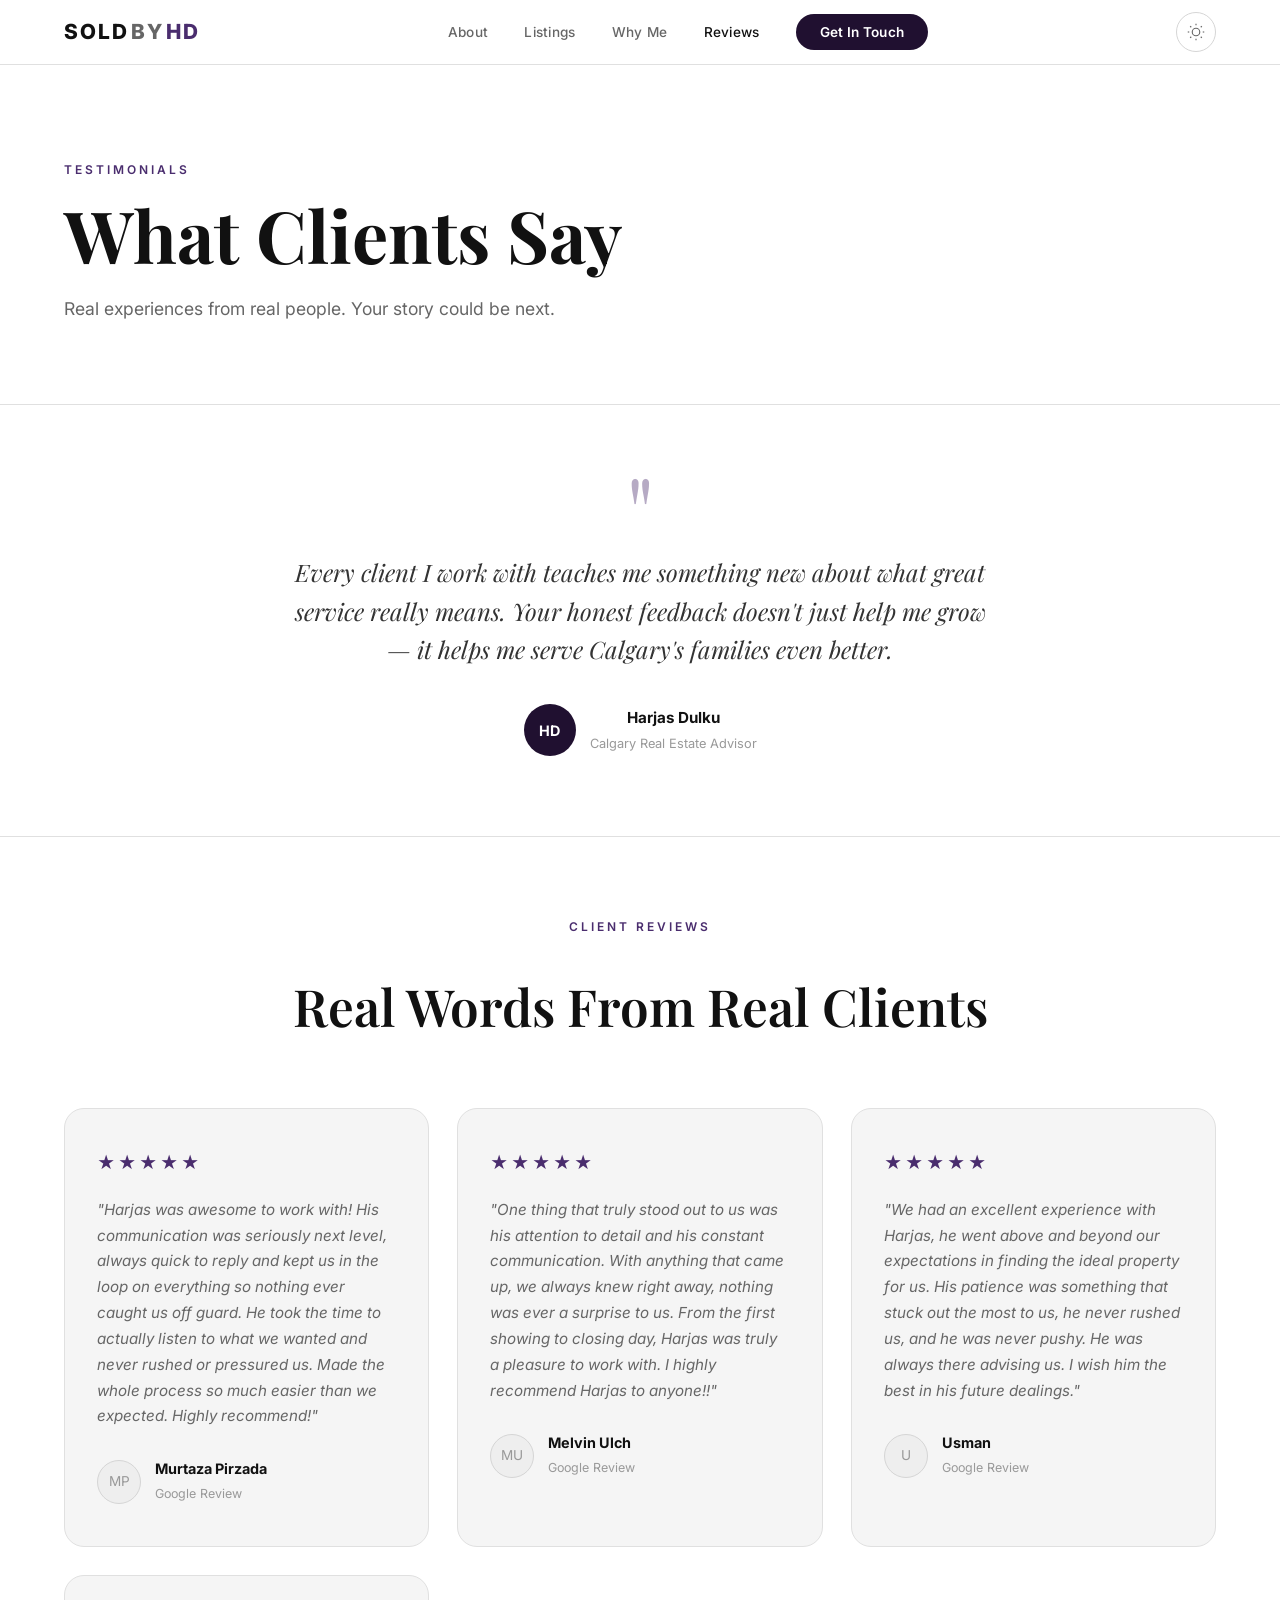
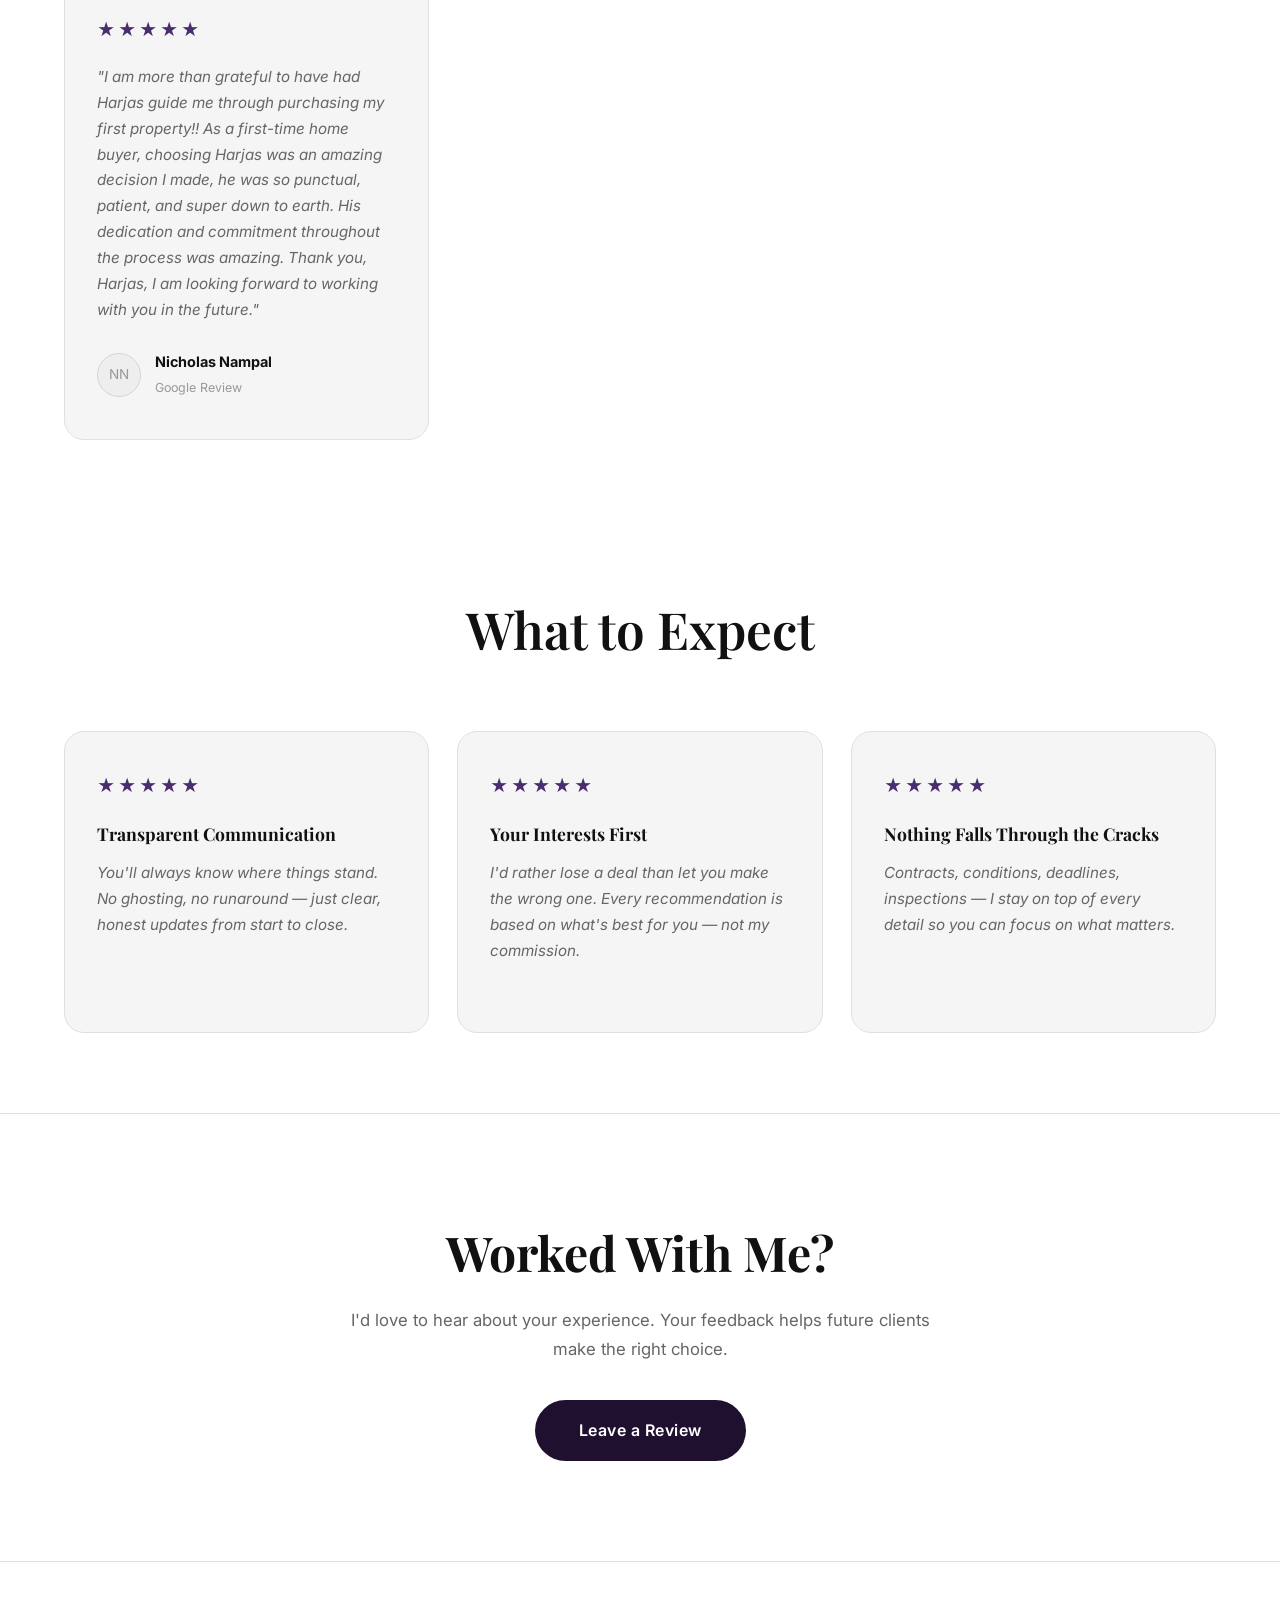
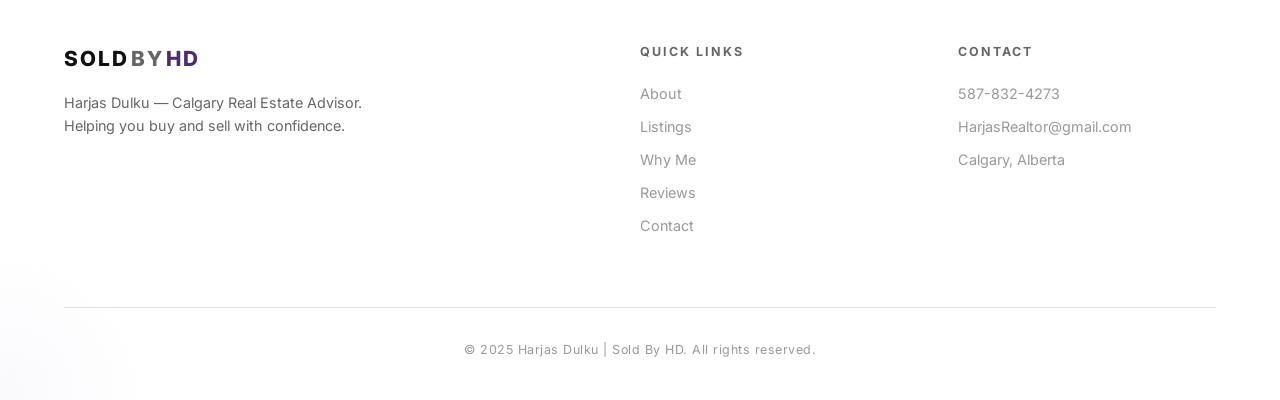
<file: reviews.html>
<!DOCTYPE html>
<html lang="en">
<head>
  <meta charset="UTF-8">
  <meta name="viewport" content="width=device-width, initial-scale=1.0">
  <title>Reviews | Sold By HD — Calgary Real Estate</title>
  <meta name="description" content="Read what clients have to say about working with Harjas Dulku — Calgary real estate advisor.">
  <link rel="preconnect" href="https://fonts.googleapis.com">
  <link rel="preconnect" href="https://fonts.gstatic.com" crossorigin>
  <link href="https://fonts.googleapis.com/css2?family=Inter:wght@300;400;500;600;700;800;900&family=Playfair+Display:ital,wght@0,400;0,500;0,600;0,700;1,400;1,500&display=swap" rel="stylesheet">
  <link rel="icon" type="image/jpeg" href="favicon.jpg">
  <link rel="apple-touch-icon" href="favicon.jpg">
  <link rel="stylesheet" href="styles.css">
</head>
<body>

  <!-- NAVBAR -->
  <nav class="navbar scrolled" id="navbar">
    <div class="nav-container">
      <a href="index.html" class="nav-logo">
        <span class="logo-sold">SOLD</span><span class="logo-by">BY</span><span class="logo-hd">HD</span>
      </a>
      <ul class="nav-links" id="navLinks">
        <li><a href="about.html">About</a></li>
        <li><a href="listings.html">Listings</a></li>
        <li><a href="why-me.html">Why Me</a></li>
        <li><a href="reviews.html" class="active">Reviews</a></li>
        <li><a href="contact.html" class="nav-cta">Get In Touch</a></li>
      </ul>
      <div class="nav-right">
        <button class="theme-toggle" id="themeToggle" aria-label="Toggle light/dark mode">
          <svg class="icon-moon" viewBox="0 0 24 24" fill="none" stroke="currentColor" stroke-width="1.5"><path d="M21 12.79A9 9 0 1111.21 3 7 7 0 0021 12.79z"/></svg>
          <svg class="icon-sun" viewBox="0 0 24 24" fill="none" stroke="currentColor" stroke-width="1.5"><circle cx="12" cy="12" r="5"/><line x1="12" y1="1" x2="12" y2="3"/><line x1="12" y1="21" x2="12" y2="23"/><line x1="4.22" y1="4.22" x2="5.64" y2="5.64"/><line x1="18.36" y1="18.36" x2="19.78" y2="19.78"/><line x1="1" y1="12" x2="3" y2="12"/><line x1="21" y1="12" x2="23" y2="12"/><line x1="4.22" y1="19.78" x2="5.64" y2="18.36"/><line x1="18.36" y1="5.64" x2="19.78" y2="4.22"/></svg>
        </button>
        <button class="nav-toggle" id="navToggle" aria-label="Toggle navigation">
          <span></span><span></span><span></span>
        </button>
      </div>
    </div>
  </nav>

  <!-- PAGE HERO -->
  <section class="page-hero">
    <div class="container">
      <div class="page-hero-content">
        <div class="section-tag reveal">Testimonials</div>
        <h1 class="page-hero-title reveal">What Clients Say</h1>
        <p class="page-hero-subtitle reveal">Real experiences from real people. Your story could be next.</p>
      </div>
    </div>
  </section>

  <!-- REVIEWS HIGHLIGHT -->
  <section class="reviews-highlight">
    <div class="container">
      <div class="review-featured reveal">
        <div class="review-featured-quote">"</div>
        <p class="review-featured-text">Every client I work with teaches me something new about what great service really means. Your honest feedback doesn't just help me grow — it helps me serve Calgary's families even better.</p>
        <div class="review-featured-author">
          <div class="review-featured-avatar">HD</div>
          <div>
            <strong>Harjas Dulku</strong>
            <span>Calgary Real Estate Advisor</span>
          </div>
        </div>
      </div>
    </div>
  </section>

  <!-- CLIENT REVIEWS -->
  <section class="reviews-page">
    <div class="container">
      <div class="section-header center">
        <div class="section-tag reveal">Client Reviews</div>
        <h2 class="section-title reveal">Real Words From Real Clients</h2>
      </div>
      <div class="reviews-page-grid">

        <div class="review-card reveal">
          <div class="review-stars">&#9733;&#9733;&#9733;&#9733;&#9733;</div>
          <p class="review-text">"Harjas was awesome to work with! His communication was seriously next level, always quick to reply and kept us in the loop on everything so nothing ever caught us off guard. He took the time to actually listen to what we wanted and never rushed or pressured us. Made the whole process so much easier than we expected. Highly recommend!"</p>
          <div class="review-author">
            <div class="review-avatar">MP</div>
            <div>
              <strong>Murtaza Pirzada</strong>
              <span>Google Review</span>
            </div>
          </div>
        </div>

        <div class="review-card reveal">
          <div class="review-stars">&#9733;&#9733;&#9733;&#9733;&#9733;</div>
          <p class="review-text">"One thing that truly stood out to us was his attention to detail and his constant communication. With anything that came up, we always knew right away, nothing was ever a surprise to us. From the first showing to closing day, Harjas was truly a pleasure to work with. I highly recommend Harjas to anyone!!"</p>
          <div class="review-author">
            <div class="review-avatar">MU</div>
            <div>
              <strong>Melvin Ulch</strong>
              <span>Google Review</span>
            </div>
          </div>
        </div>

        <div class="review-card reveal">
          <div class="review-stars">&#9733;&#9733;&#9733;&#9733;&#9733;</div>
          <p class="review-text">"We had an excellent experience with Harjas, he went above and beyond our expectations in finding the ideal property for us. His patience was something that stuck out the most to us, he never rushed us, and he was never pushy. He was always there advising us. I wish him the best in his future dealings."</p>
          <div class="review-author">
            <div class="review-avatar">U</div>
            <div>
              <strong>Usman</strong>
              <span>Google Review</span>
            </div>
          </div>
        </div>

        <div class="review-card reveal">
          <div class="review-stars">&#9733;&#9733;&#9733;&#9733;&#9733;</div>
          <p class="review-text">"I am more than grateful to have had Harjas guide me through purchasing my first property!! As a first-time home buyer, choosing Harjas was an amazing decision I made, he was so punctual, patient, and super down to earth. His dedication and commitment throughout the process was amazing. Thank you, Harjas, I am looking forward to working with you in the future."</p>
          <div class="review-author">
            <div class="review-avatar">NN</div>
            <div>
              <strong>Nicholas Nampal</strong>
              <span>Google Review</span>
            </div>
          </div>
        </div>

      </div>
    </div>
  </section>

  <!-- WHAT TO EXPECT -->
  <section class="reviews-page">
    <div class="container">
      <div class="section-header center">
        <h2 class="section-title reveal">What to Expect</h2>
      </div>
      <div class="reviews-page-grid">
        <div class="review-card reveal">
          <div class="review-stars">&#9733;&#9733;&#9733;&#9733;&#9733;</div>
          <h4 class="promise-title">Transparent Communication</h4>
          <p class="review-text">You'll always know where things stand. No ghosting, no runaround — just clear, honest updates from start to close.</p>
        </div>
        <div class="review-card reveal">
          <div class="review-stars">&#9733;&#9733;&#9733;&#9733;&#9733;</div>
          <h4 class="promise-title">Your Interests First</h4>
          <p class="review-text">I'd rather lose a deal than let you make the wrong one. Every recommendation is based on what's best for you — not my commission.</p>
        </div>
        <div class="review-card reveal">
          <div class="review-stars">&#9733;&#9733;&#9733;&#9733;&#9733;</div>
          <h4 class="promise-title">Nothing Falls Through the Cracks</h4>
          <p class="review-text">Contracts, conditions, deadlines, inspections — I stay on top of every detail so you can focus on what matters.</p>
        </div>
      </div>
    </div>
  </section>

  <!-- CTA -->
  <section class="cta-banner">
    <div class="container">
      <div class="cta-content reveal">
        <h2>Worked With Me?</h2>
        <p>I'd love to hear about your experience. Your feedback helps future clients make the right choice.</p>
        <a href="https://www.google.com/search?newwindow=1&amp;sca_esv=23368486d762886d&amp;sxsrf=ANbL-n7qUwuVElZ0RY5sTBxbqG4z57pUhg:1776722909349&amp;si=AL3DRZEsmMGCryMMFSHJ3StBhOdZ2-6yYkXd_doETEE1OR-qOZPjlqUaptBIzu-OeyboNglNibhm8P6yKUnjal8ztoao2CW-2MxyoZMAR0TVaoRg0TqnnGdIgA1c9Py0R1JNcFiiFAQEbElK-iQPK-t4cHF0Opd1n7d_BteVmPjagzP9zdMCZas%3D&amp;q=Harjas+Dulku+Calgary+%26+Area+Realtor+Reviews&amp;sa=X&amp;ved=2ahUKEwj734DPuP2TAxVhDTQIHQJIK7EQ0bkNegQIPhAH&amp;biw=1920&amp;bih=945&amp;dpr=1#lrd=0x6f8c62e5241ff1a7:0x84d56db8934d960c,1,,,," target="_blank" rel="noopener" class="btn btn-primary btn-lg">Leave a Review</a>
      </div>
    </div>
  </section>

  <!-- FOOTER -->
  <footer class="footer">
    <div class="container">
      <div class="footer-grid">
        <div class="footer-brand">
          <a href="index.html" class="nav-logo">
            <span class="logo-sold">SOLD</span><span class="logo-by">BY</span><span class="logo-hd">HD</span>
          </a>
          <p>Harjas Dulku — Calgary Real Estate Advisor. Helping you buy and sell with confidence.</p>
        </div>
        <div class="footer-links">
          <h4>Quick Links</h4>
          <a href="about.html">About</a>
          <a href="listings.html">Listings</a>
          <a href="why-me.html">Why Me</a>
          <a href="reviews.html">Reviews</a>
          <a href="contact.html">Contact</a>
        </div>
        <div class="footer-contact">
          <h4>Contact</h4>
          <a href="tel:+15878324273">587-832-4273</a>
          <a href="mailto:HarjasRealtor@gmail.com">HarjasRealtor@gmail.com</a>
          <p>Calgary, Alberta</p>
        </div>
      </div>
      <div class="footer-bottom">
        <p>&copy; 2025 Harjas Dulku | Sold By HD. All rights reserved.</p>
      </div>
    </div>
  </footer>

  <script src="script.js"></script>
</body>
</html>
</file>
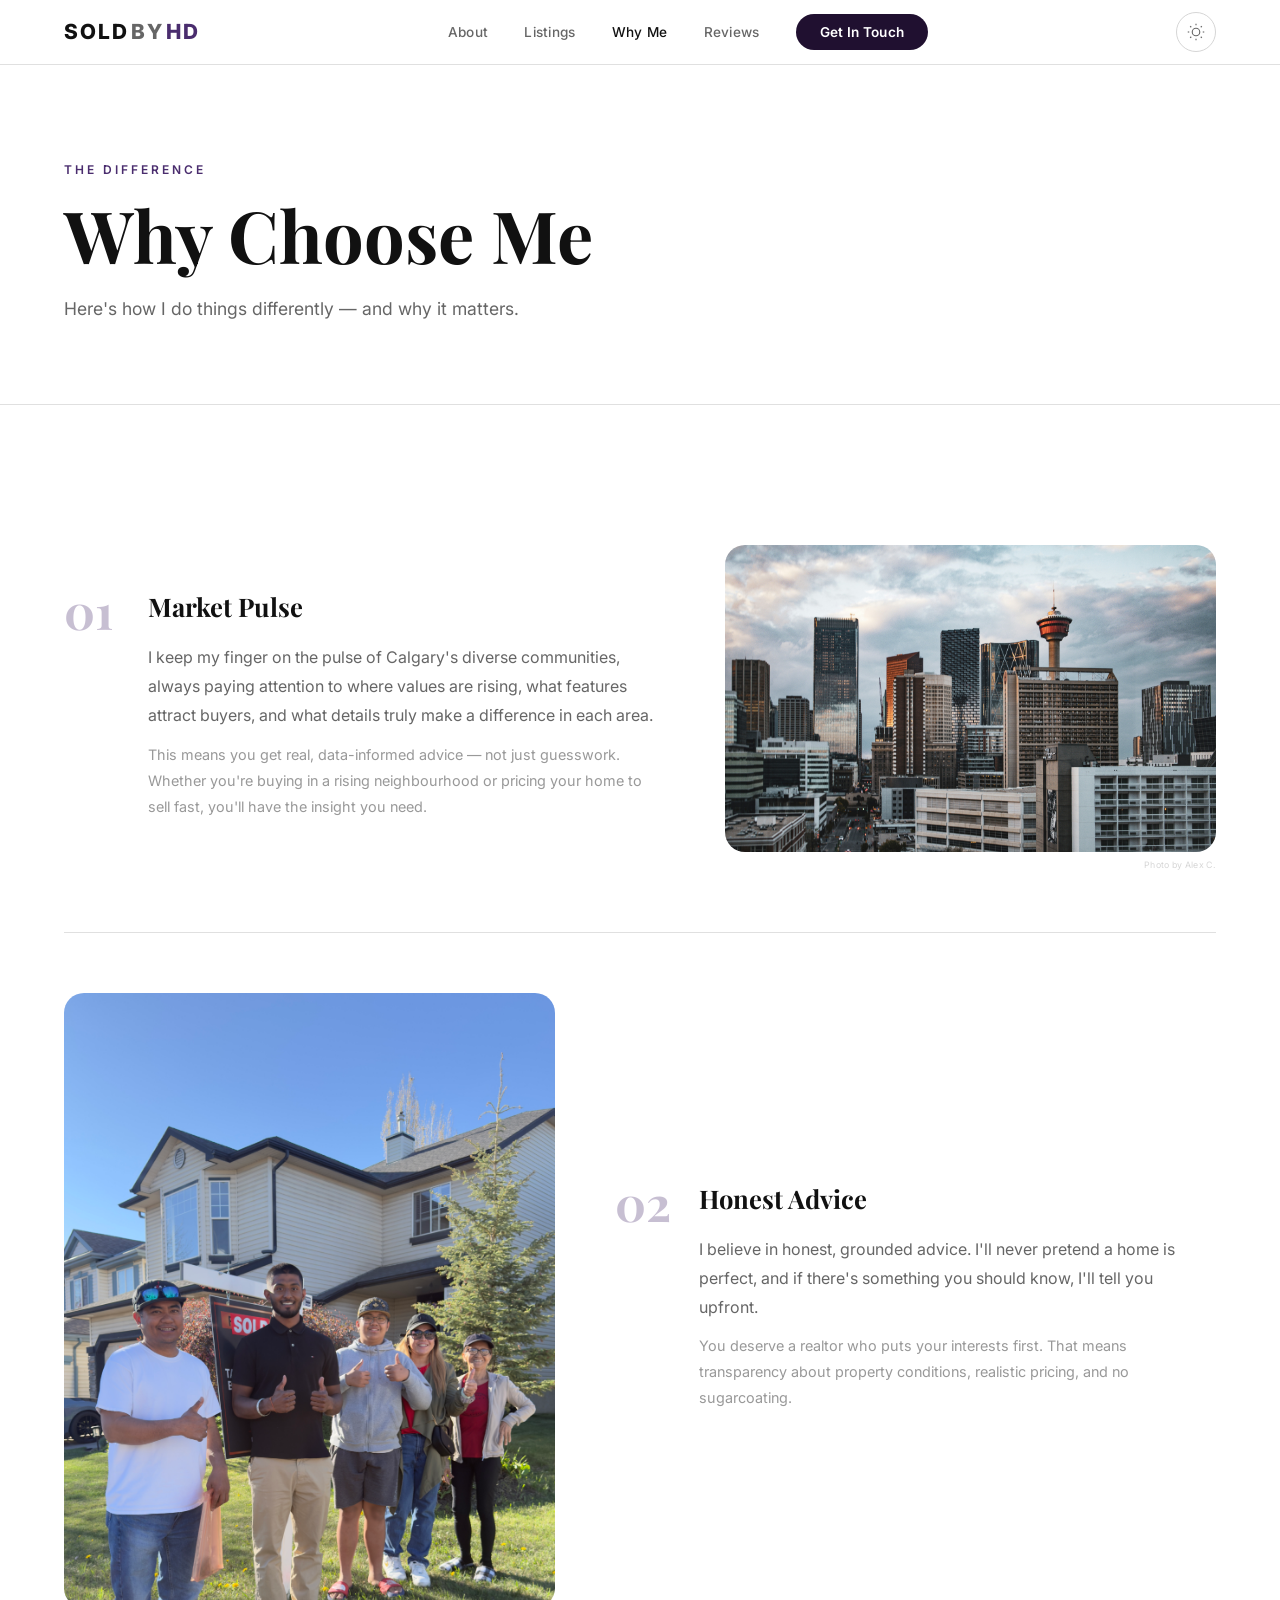
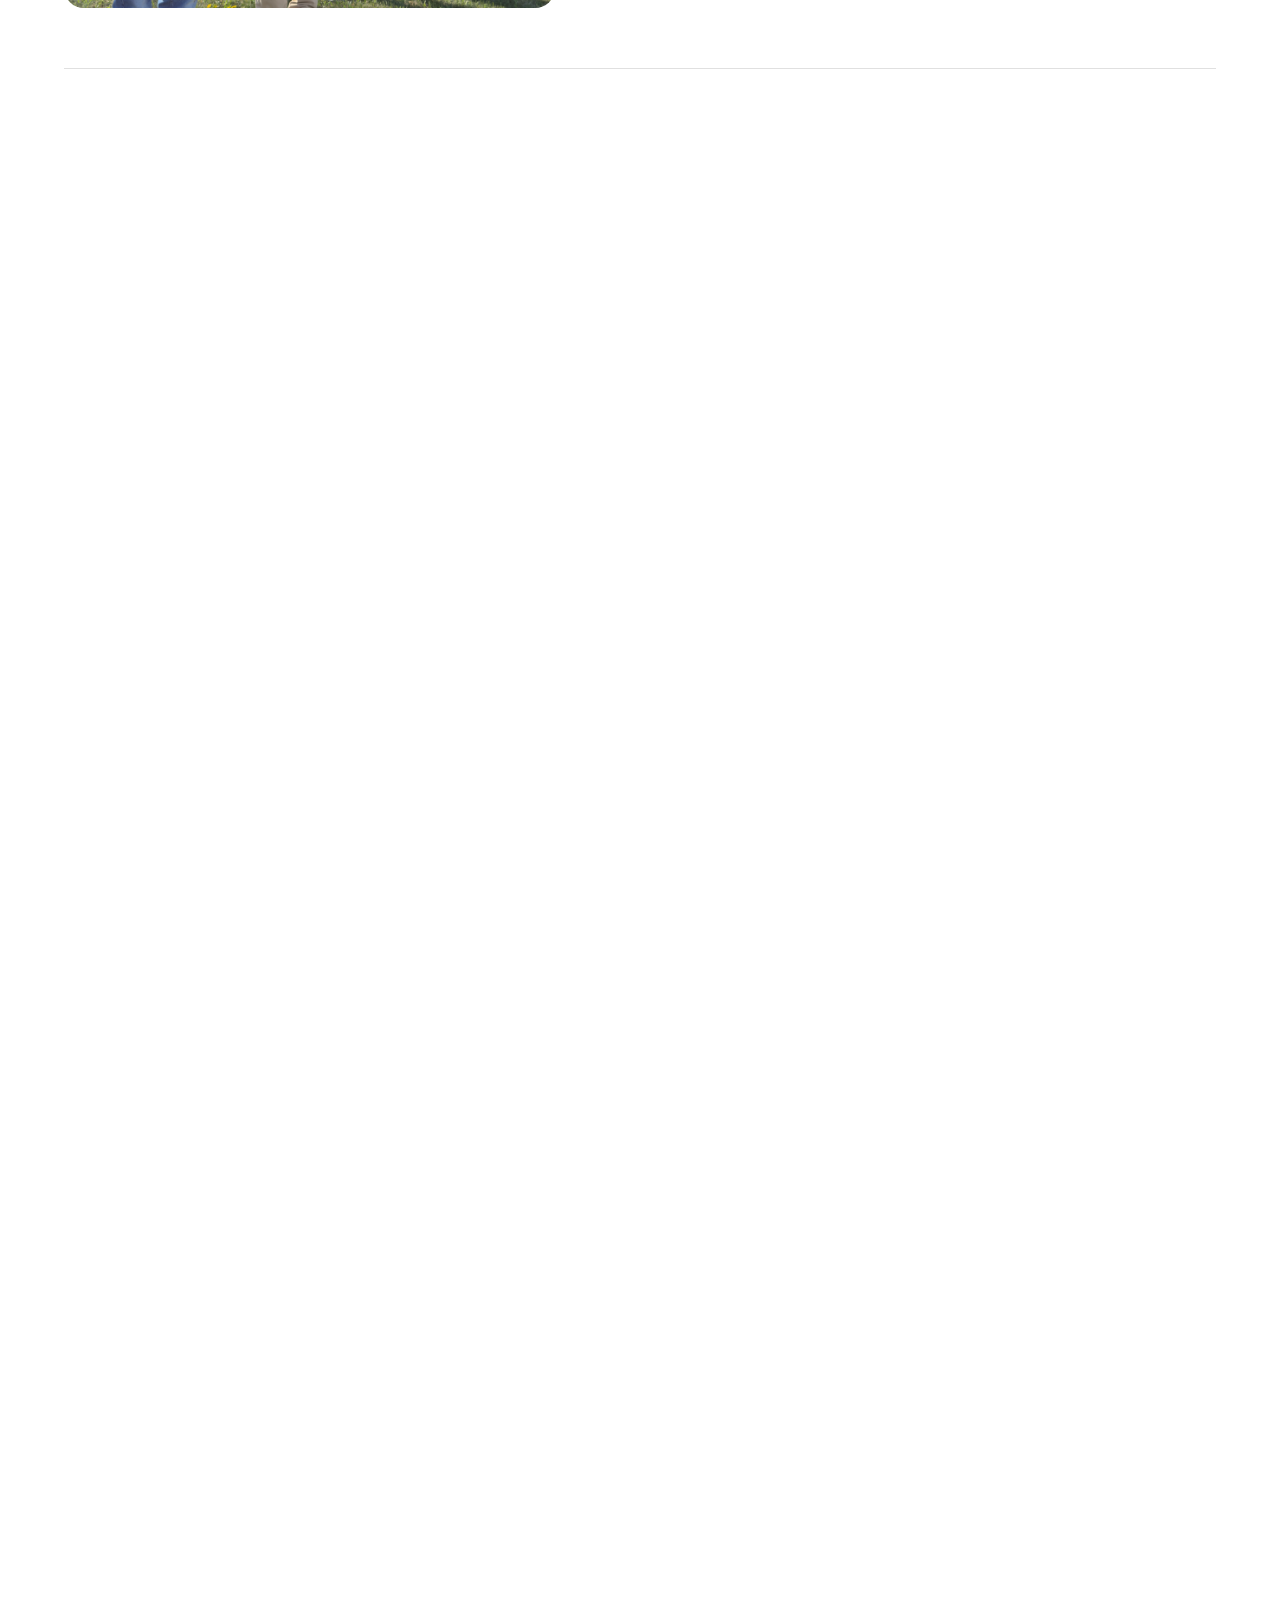
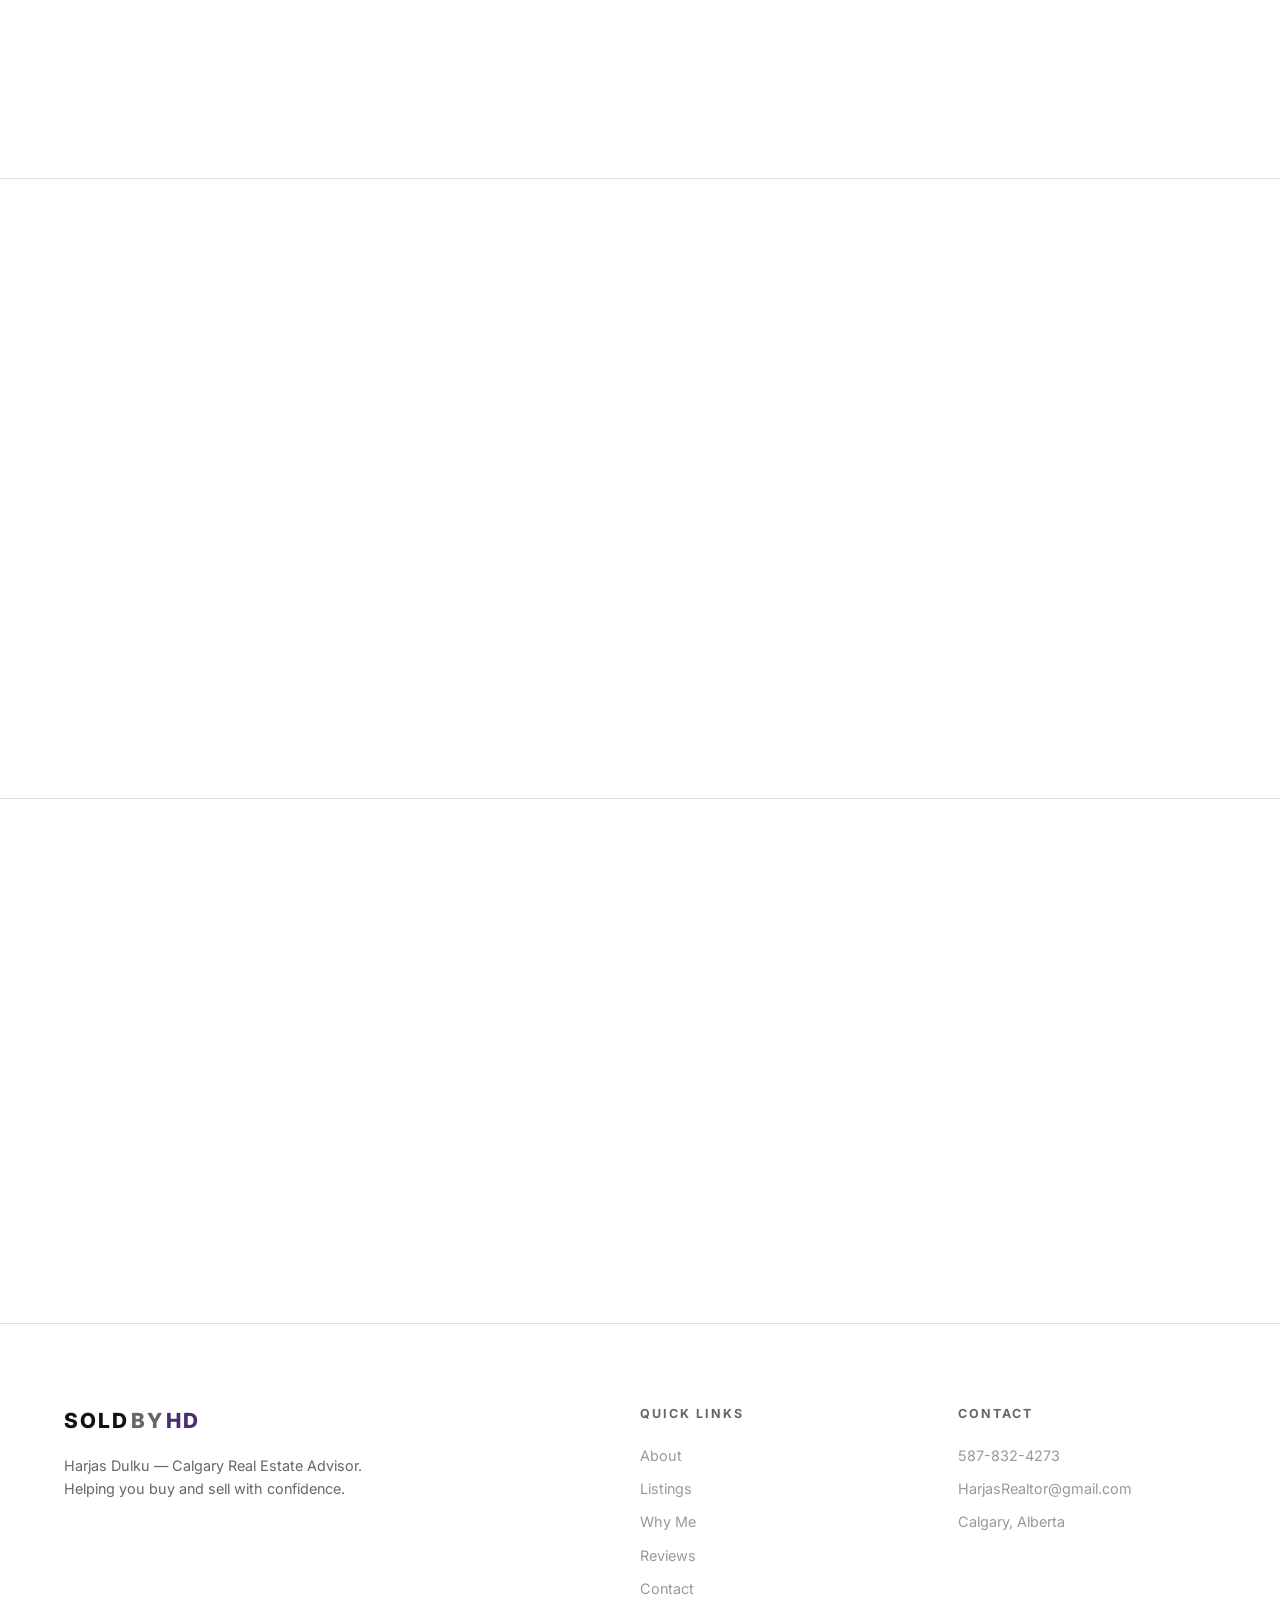
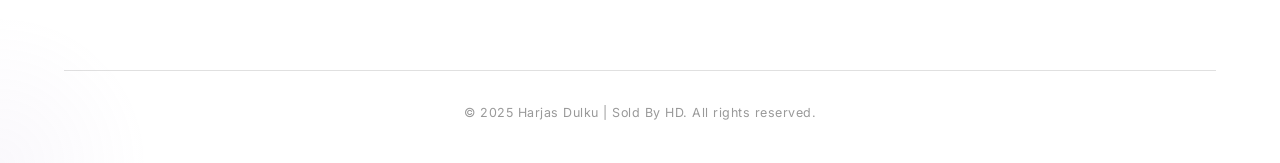
<file: why-me.html>
<!DOCTYPE html>
<html lang="en">
<head>
  <meta charset="UTF-8">
  <meta name="viewport" content="width=device-width, initial-scale=1.0">
  <title>Why Choose Me | Sold By HD — Calgary Real Estate</title>
  <meta name="description" content="Discover what sets Harjas Dulku apart — market knowledge, honest advice, clear communication, and a people-first approach to real estate.">
  <link rel="preconnect" href="https://fonts.googleapis.com">
  <link rel="preconnect" href="https://fonts.gstatic.com" crossorigin>
  <link href="https://fonts.googleapis.com/css2?family=Inter:wght@300;400;500;600;700;800;900&family=Playfair+Display:ital,wght@0,400;0,500;0,600;0,700;1,400;1,500&display=swap" rel="stylesheet">
  <link rel="icon" type="image/jpeg" href="favicon.jpg">
  <link rel="apple-touch-icon" href="favicon.jpg">
  <link rel="stylesheet" href="styles.css">
</head>
<body>

  <!-- NAVBAR -->
  <nav class="navbar scrolled" id="navbar">
    <div class="nav-container">
      <a href="index.html" class="nav-logo">
        <span class="logo-sold">SOLD</span><span class="logo-by">BY</span><span class="logo-hd">HD</span>
      </a>
      <ul class="nav-links" id="navLinks">
        <li><a href="about.html">About</a></li>
        <li><a href="listings.html">Listings</a></li>
        <li><a href="why-me.html" class="active">Why Me</a></li>
        <li><a href="reviews.html">Reviews</a></li>
        <li><a href="contact.html" class="nav-cta">Get In Touch</a></li>
      </ul>
      <div class="nav-right">
        <button class="theme-toggle" id="themeToggle" aria-label="Toggle light/dark mode">
          <svg class="icon-moon" viewBox="0 0 24 24" fill="none" stroke="currentColor" stroke-width="1.5"><path d="M21 12.79A9 9 0 1111.21 3 7 7 0 0021 12.79z"/></svg>
          <svg class="icon-sun" viewBox="0 0 24 24" fill="none" stroke="currentColor" stroke-width="1.5"><circle cx="12" cy="12" r="5"/><line x1="12" y1="1" x2="12" y2="3"/><line x1="12" y1="21" x2="12" y2="23"/><line x1="4.22" y1="4.22" x2="5.64" y2="5.64"/><line x1="18.36" y1="18.36" x2="19.78" y2="19.78"/><line x1="1" y1="12" x2="3" y2="12"/><line x1="21" y1="12" x2="23" y2="12"/><line x1="4.22" y1="19.78" x2="5.64" y2="18.36"/><line x1="18.36" y1="5.64" x2="19.78" y2="4.22"/></svg>
        </button>
        <button class="nav-toggle" id="navToggle" aria-label="Toggle navigation">
          <span></span><span></span><span></span>
        </button>
      </div>
    </div>
  </nav>

  <!-- PAGE HERO -->
  <section class="page-hero">
    <div class="container">
      <div class="page-hero-content">
        <div class="section-tag reveal">The Difference</div>
        <h1 class="page-hero-title reveal">Why Choose Me</h1>
        <p class="page-hero-subtitle reveal">Here's how I do things differently — and why it matters.</p>
      </div>
    </div>
  </section>

  <!-- WHY ME — FULL -->
  <section class="why-me-page">
    <div class="container">

      <!-- Point 1 -->
      <div class="why-block reveal">
        <div class="why-block-content">
          <div class="why-block-number">01</div>
          <div>
            <h2>Market Pulse</h2>
            <p>I keep my finger on the pulse of Calgary's diverse communities, always paying attention to where values are rising, what features attract buyers, and what details truly make a difference in each area.</p>
            <p class="text-muted-sm">This means you get real, data-informed advice — not just guesswork. Whether you're buying in a rising neighbourhood or pricing your home to sell fast, you'll have the insight you need.</p>
          </div>
        </div>
        <div class="why-block-image">
          <img src="Images/alex-c-ymsyHoqD0XE-unsplash.jpg" alt="Calgary skyline" class="why-block-real-image">
          <span class="photo-credit">Photo by Alex C.</span>
        </div>
      </div>

      <!-- Point 2 -->
      <div class="why-block reverse reveal">
        <div class="why-block-content">
          <div class="why-block-number">02</div>
          <div>
            <h2>Honest Advice</h2>
            <p>I believe in honest, grounded advice. I'll never pretend a home is perfect, and if there's something you should know, I'll tell you upfront.</p>
            <p class="text-muted-sm">You deserve a realtor who puts your interests first. That means transparency about property conditions, realistic pricing, and no sugarcoating.</p>
          </div>
        </div>
        <div class="why-block-image">
          <img src="Images/Honest.jpeg" alt="Harjas advising clients at a home showing" class="why-block-real-image portrait">
        </div>
      </div>

      <!-- Point 3 -->
      <div class="why-block reveal">
        <div class="why-block-content">
          <div class="why-block-number">03</div>
          <div>
            <h2>Clear Communication</h2>
            <p>Communication is another thing I take seriously. You'll never be left wondering where things stand, because your questions and peace of mind matter to me.</p>
            <p class="text-muted-sm">From the first showing to closing day, I keep you informed every step of the way. No ghosting. No unanswered calls. Just consistent, clear updates.</p>
          </div>
        </div>
        <div class="why-block-image">
          <div class="comm-card">
            <div class="comm-card-header">
              <span class="comm-card-dot"></span>
              <span class="comm-card-label">Reach me anytime</span>
            </div>
            <div class="comm-card-items">
              <a href="tel:+15878324273" class="comm-card-item">
                <svg viewBox="0 0 24 24" fill="none" stroke="currentColor" stroke-width="1.5" width="20" height="20"><path d="M22 16.92v3a2 2 0 01-2.18 2 19.79 19.79 0 01-8.63-3.07 19.5 19.5 0 01-6-6 19.79 19.79 0 01-3.07-8.67A2 2 0 014.11 2h3a2 2 0 012 1.72c.127.96.361 1.903.7 2.81a2 2 0 01-.45 2.11L8.09 9.91a16 16 0 006 6l1.27-1.27a2 2 0 012.11-.45c.907.339 1.85.573 2.81.7A2 2 0 0122 16.92z"/></svg>
                <div>
                  <span class="comm-item-label">Call or Text</span>
                  <span class="comm-item-value">587-832-4273</span>
                </div>
              </a>
              <a href="mailto:HarjasRealtor@gmail.com" class="comm-card-item">
                <svg viewBox="0 0 24 24" fill="none" stroke="currentColor" stroke-width="1.5" width="20" height="20"><path d="M4 4h16c1.1 0 2 .9 2 2v12c0 1.1-.9 2-2 2H4c-1.1 0-2-.9-2-2V6c0-1.1.9-2 2-2z"/><polyline points="22,6 12,13 2,6"/></svg>
                <div>
                  <span class="comm-item-label">Email</span>
                  <span class="comm-item-value">HarjasRealtor@gmail.com</span>
                </div>
              </a>
            </div>
            <div class="comm-card-socials">
              <a href="https://www.instagram.com/soldbyharjas/" target="_blank" rel="noopener" aria-label="Instagram">
                <svg viewBox="0 0 24 24" fill="none" stroke="currentColor" stroke-width="1.5" width="18" height="18"><rect x="2" y="2" width="20" height="20" rx="5" ry="5"/><path d="M16 11.37A4 4 0 1112.63 8 4 4 0 0116 11.37z"/><line x1="17.5" y1="6.5" x2="17.51" y2="6.5"/></svg>
              </a>
              <a href="https://www.facebook.com/profile.php?id=61581999114196" target="_blank" rel="noopener" aria-label="Facebook">
                <svg viewBox="0 0 24 24" fill="none" stroke="currentColor" stroke-width="1.5" width="18" height="18"><path d="M18 2h-3a5 5 0 00-5 5v3H7v4h3v8h4v-8h3l1-4h-4V7a1 1 0 011-1h3z"/></svg>
              </a>
              <a href="https://www.linkedin.com/in/harjas-dulku-031522258/" target="_blank" rel="noopener" aria-label="LinkedIn">
                <svg viewBox="0 0 24 24" fill="none" stroke="currentColor" stroke-width="1.5" width="18" height="18"><path d="M16 8a6 6 0 016 6v7h-4v-7a2 2 0 00-2-2 2 2 0 00-2 2v7h-4v-7a6 6 0 016-6z"/><rect x="2" y="9" width="4" height="12"/><circle cx="4" cy="4" r="2"/></svg>
              </a>
            </div>
          </div>
        </div>
      </div>

      <!-- Point 4 -->
      <div class="why-block reverse reveal">
        <div class="why-block-content">
          <div class="why-block-number">04</div>
          <div>
            <h2>Detail-Oriented</h2>
            <p>I stay focused on the small but important details — contracts, inspections, and deadlines — the things that can make or break a deal.</p>
            <p class="text-muted-sm">Nothing falls through the cracks. I track every document, every condition, every timeline so you can focus on what matters — your next chapter.</p>
          </div>
        </div>
        <div class="why-block-image">
          <img src="Images/Detail Oriented.png" alt="Blueprints and property details on a desk" class="why-block-real-image">
        </div>
      </div>

      <!-- Point 5 -->
      <div class="why-block reveal">
        <div class="why-block-content">
          <div class="why-block-number">05</div>
          <div>
            <h2>People First</h2>
            <p>Above all, I approach every client with a people-first mindset. To me, you're not just another sale — you're someone trusting me with an important part of your life, and I don't take that lightly.</p>
            <p class="text-muted-sm">Real estate is personal. I treat it that way. Every decision, every recommendation, every conversation is centred around what's best for you and your family.</p>
          </div>
        </div>
        <div class="why-block-image">
          <img src="Images/IMG_1420_05.jpeg" alt="Harjas Dulku at a formal event" class="why-block-real-image portrait">
        </div>
      </div>

    </div>
  </section>

  <!-- PROCESS -->
  <section class="process-section">
    <div class="container">
      <div class="section-header center">
        <div class="section-tag reveal">The Process</div>
        <h2 class="section-title reveal">How It Works</h2>
      </div>
      <div class="process-grid">
        <div class="process-step reveal">
          <div class="process-step-number">1</div>
          <h3>Reach Out</h3>
          <p>Send me a message or give me a call. No pressure — just a conversation about what you're looking for.</p>
        </div>
        <div class="process-connector reveal"></div>
        <div class="process-step reveal">
          <div class="process-step-number">2</div>
          <h3>Game Plan</h3>
          <p>We build a tailored strategy together — whether that's finding your dream home or positioning your property to sell.</p>
        </div>
        <div class="process-connector reveal"></div>
        <div class="process-step reveal">
          <div class="process-step-number">3</div>
          <h3>Execute</h3>
          <p>I handle the details — showings, negotiations, paperwork — while keeping you informed every step of the way.</p>
        </div>
        <div class="process-connector reveal"></div>
        <div class="process-step reveal">
          <div class="process-step-number">4</div>
          <h3>Close</h3>
          <p>We celebrate. Keys in hand, deal done, and the confidence that every detail was handled right.</p>
        </div>
      </div>
    </div>
  </section>

  <!-- CTA -->
  <section class="cta-banner">
    <div class="container">
      <div class="cta-content reveal">
        <h2>Ready to Experience the Difference?</h2>
        <p>Let's have a real conversation about your real estate goals. No pressure, just honest guidance.</p>
        <a href="contact.html" class="btn btn-primary btn-lg">Let's Talk</a>
      </div>
    </div>
  </section>

  <!-- FOOTER -->
  <footer class="footer">
    <div class="container">
      <div class="footer-grid">
        <div class="footer-brand">
          <a href="index.html" class="nav-logo">
            <span class="logo-sold">SOLD</span><span class="logo-by">BY</span><span class="logo-hd">HD</span>
          </a>
          <p>Harjas Dulku — Calgary Real Estate Advisor. Helping you buy and sell with confidence.</p>
        </div>
        <div class="footer-links">
          <h4>Quick Links</h4>
          <a href="about.html">About</a>
          <a href="listings.html">Listings</a>
          <a href="why-me.html">Why Me</a>
          <a href="reviews.html">Reviews</a>
          <a href="contact.html">Contact</a>
        </div>
        <div class="footer-contact">
          <h4>Contact</h4>
          <a href="tel:+15878324273">587-832-4273</a>
          <a href="mailto:HarjasRealtor@gmail.com">HarjasRealtor@gmail.com</a>
          <p>Calgary, Alberta</p>
        </div>
      </div>
      <div class="footer-bottom">
        <p>&copy; 2025 Harjas Dulku | Sold By HD. All rights reserved.</p>
      </div>
    </div>
  </footer>

  <script src="script.js"></script>
</body>
</html>
</file>
<file: styles.css>
/* ============================================================
   SOLD BY HD — Harjas Dulku Real Estate
   Dark theme, flat black, no gradients. Clean & modern.
   ============================================================ */

/* --- RESET & BASE --- */
*, *::before, *::after {
  margin: 0;
  padding: 0;
  box-sizing: border-box;
}

/* Dark mode (default) */
:root,
[data-theme="dark"] {
  --black: #000000;
  --bg: #000000;
  --bg-card: #0a0a0a;
  --bg-elevated: #111111;
  --bg-hover: #1a1a1a;
  --white: #ffffff;
  --text: #e0e0e0;
  --text-muted: #888888;
  --text-dim: #555555;
  --accent: #201030;
  --accent-hover: #2e1a45;
  --accent-dim: rgba(32, 16, 48, 0.3);
  --accent-light: #a78bcc;
  --accent-text: #c4aee0;
  --border: #1a1a1a;
  --border-light: #222222;
  --radius: 12px;
  --radius-sm: 8px;
  --radius-lg: 20px;
  --transition: 0.35s cubic-bezier(0.25, 0.46, 0.45, 0.94);
  --transition-fast: 0.2s ease;
  --font-body: 'Inter', -apple-system, BlinkMacSystemFont, sans-serif;
  --font-display: 'Playfair Display', Georgia, serif;
}

/* Light mode */
[data-theme="light"] {
  --black: #ffffff;
  --bg: #ffffff;
  --bg-card: #f5f5f5;
  --bg-elevated: #eeeeee;
  --bg-hover: #e8e8e8;
  --white: #111111;
  --text: #333333;
  --text-muted: #666666;
  --text-dim: #999999;
  --accent: #201030;
  --accent-hover: #2e1a45;
  --accent-dim: rgba(32, 16, 48, 0.08);
  --accent-light: #6b4d8a;
  --accent-text: #4a2d6e;
  --border: #e0e0e0;
  --border-light: #d5d5d5;
}

/* System preference: light */
@media (prefers-color-scheme: light) {
  :root:not([data-theme="dark"]) {
    --black: #ffffff;
    --bg: #ffffff;
    --bg-card: #f5f5f5;
    --bg-elevated: #eeeeee;
    --bg-hover: #e8e8e8;
    --white: #111111;
    --text: #333333;
    --text-muted: #666666;
    --text-dim: #999999;
    --accent: #201030;
    --accent-hover: #2e1a45;
    --accent-dim: rgba(32, 16, 48, 0.08);
    --accent-light: #6b4d8a;
    --accent-text: #4a2d6e;
    --border: #e0e0e0;
    --border-light: #d5d5d5;
  }
}

html {
  scroll-behavior: smooth;
  scroll-padding-top: 80px;
}

body {
  font-family: var(--font-body);
  background: var(--black);
  color: var(--text);
  line-height: 1.6;
  -webkit-font-smoothing: antialiased;
  -moz-osx-font-smoothing: grayscale;
  overflow-x: hidden;
}

a {
  color: inherit;
  text-decoration: none;
}

img {
  max-width: 100%;
  display: block;
}

.container {
  max-width: 1200px;
  margin: 0 auto;
  padding: 0 24px;
}

/* --- REVEAL ANIMATION --- */
.reveal {
  opacity: 0;
  transform: translateY(40px);
  transition: opacity 0.8s cubic-bezier(0.25, 0.46, 0.45, 0.94),
              transform 0.8s cubic-bezier(0.25, 0.46, 0.45, 0.94);
}

.reveal.visible {
  opacity: 1;
  transform: translateY(0);
}

/* stagger children */
.reveal:nth-child(2) { transition-delay: 0.1s; }
.reveal:nth-child(3) { transition-delay: 0.2s; }
.reveal:nth-child(4) { transition-delay: 0.3s; }
.reveal:nth-child(5) { transition-delay: 0.4s; }

/* --- SECTION TAGS & TITLES --- */
.section-tag {
  font-size: 0.75rem;
  font-weight: 600;
  letter-spacing: 3px;
  text-transform: uppercase;
  color: var(--accent-text);
  margin-bottom: 16px;
}

.section-title {
  font-family: var(--font-display);
  font-size: clamp(2rem, 5vw, 3.2rem);
  font-weight: 600;
  color: var(--white);
  line-height: 1.15;
  margin-bottom: 24px;
}

.section-header {
  display: flex;
  justify-content: space-between;
  align-items: flex-end;
  margin-bottom: 48px;
  gap: 24px;
}

.section-header.center {
  flex-direction: column;
  align-items: center;
  text-align: center;
}

/* --- BUTTONS --- */
.btn {
  display: inline-flex;
  align-items: center;
  justify-content: center;
  gap: 8px;
  padding: 14px 32px;
  font-family: var(--font-body);
  font-size: 0.875rem;
  font-weight: 600;
  letter-spacing: 0.5px;
  border-radius: 50px;
  border: none;
  cursor: pointer;
  transition: all var(--transition);
  white-space: nowrap;
}

.btn-primary {
  background: var(--accent);
  color: #ffffff;
}

.btn-primary:hover {
  background: var(--accent-hover);
  transform: translateY(-2px);
  box-shadow: 0 8px 30px rgba(32, 16, 48, 0.5);
}

.btn-ghost {
  background: transparent;
  color: var(--white);
  border: 1px solid var(--border-light);
}

.btn-ghost:hover {
  border-color: var(--accent-light);
  color: var(--accent-text);
  transform: translateY(-2px);
}

.btn-lg {
  padding: 18px 44px;
  font-size: 1rem;
}

.btn-full {
  width: 100%;
}

/* ============================================================
   NAVBAR
   ============================================================ */
.navbar {
  position: fixed;
  top: 0;
  left: 0;
  width: 100%;
  z-index: 1000;
  padding: 20px 0;
  transition: all var(--transition);
}

.navbar.scrolled {
  background: color-mix(in srgb, var(--bg) 92%, transparent);
  backdrop-filter: blur(20px);
  -webkit-backdrop-filter: blur(20px);
  padding: 12px 0;
  border-bottom: 1px solid var(--border);
}

.nav-container {
  max-width: 1200px;
  margin: 0 auto;
  padding: 0 24px;
  display: flex;
  align-items: center;
  justify-content: space-between;
}

.nav-logo {
  font-size: 1.3rem;
  font-weight: 800;
  letter-spacing: 2px;
  display: flex;
  gap: 2px;
}

.logo-sold { color: var(--white); }
.logo-by { color: var(--text-muted); }
.logo-hd { color: var(--accent-text); }

.nav-links {
  display: flex;
  align-items: center;
  gap: 36px;
  list-style: none;
}

.nav-links a {
  font-size: 0.85rem;
  font-weight: 500;
  color: var(--text-muted);
  transition: color var(--transition-fast);
  letter-spacing: 0.3px;
}

.nav-links a:hover {
  color: var(--white);
}

.nav-cta {
  padding: 10px 24px !important;
  background: var(--accent);
  color: #ffffff !important;
  border-radius: 50px;
  font-weight: 600 !important;
}

.nav-cta:hover {
  background: var(--accent-hover) !important;
  color: #ffffff !important;
}

/* Nav right group */
.nav-right {
  display: flex;
  align-items: center;
  gap: 12px;
  flex-shrink: 0;
}

/* Theme toggle */
.theme-toggle {
  width: 40px;
  height: 40px;
  border: 1px solid var(--border-light);
  border-radius: 50%;
  background: transparent;
  color: var(--text-muted);
  cursor: pointer;
  display: flex;
  align-items: center;
  justify-content: center;
  transition: all var(--transition-fast);
  flex-shrink: 0;
}

.theme-toggle:hover {
  border-color: var(--accent-light);
  color: var(--accent-text);
}

.theme-toggle svg {
  width: 18px;
  height: 18px;
}

.theme-toggle .icon-moon,
.theme-toggle .icon-sun {
  display: none;
}

/* Show moon in dark mode (click to go light) */
:root:not([data-theme="light"]) .theme-toggle .icon-moon {
  display: block;
}
:root:not([data-theme="light"]) .theme-toggle .icon-sun {
  display: none;
}

/* Show sun in light mode (click to go dark) */
[data-theme="light"] .theme-toggle .icon-sun {
  display: block;
}
[data-theme="light"] .theme-toggle .icon-moon {
  display: none;
}

/* System light preference without explicit theme */
@media (prefers-color-scheme: light) {
  :root:not([data-theme="dark"]):not([data-theme="light"]) .theme-toggle .icon-sun {
    display: block;
  }
  :root:not([data-theme="dark"]):not([data-theme="light"]) .theme-toggle .icon-moon {
    display: none;
  }
}

/* Mobile toggle */
.nav-toggle {
  display: none;
  flex-direction: column;
  gap: 5px;
  background: none;
  border: none;
  cursor: pointer;
  padding: 4px;
  z-index: 1001;
}

.nav-toggle span {
  width: 24px;
  height: 2px;
  background: var(--white);
  transition: all var(--transition);
  border-radius: 2px;
}

.nav-toggle.active span:nth-child(1) {
  transform: rotate(45deg) translate(5px, 5px);
}

.nav-toggle.active span:nth-child(2) {
  opacity: 0;
}

.nav-toggle.active span:nth-child(3) {
  transform: rotate(-45deg) translate(5px, -5px);
}

/* ============================================================
   HERO
   ============================================================ */
.hero {
  position: relative;
  min-height: 100vh;
  display: flex;
  align-items: center;
  padding: 120px 24px 80px;
  overflow: hidden;
}

.hero-bg-overlay {
  position: absolute;
  inset: 0;
  background: var(--black);
  z-index: 0;
}

.hero-image {
  position: absolute;
  top: 0;
  right: 0;
  width: 45%;
  height: 100%;
  z-index: 1;
  overflow: hidden;
}

.hero-image img {
  width: 100%;
  height: 100%;
  object-fit: cover;
  object-position: top center;
}

/* Fade the image edges into the background */
.hero-image::after {
  content: '';
  position: absolute;
  inset: 0;
  background:
    linear-gradient(to right, var(--bg) 0%, transparent 30%),
    linear-gradient(to bottom, var(--bg) 0%, transparent 15%);
  pointer-events: none;
}

.hero-content {
  position: relative;
  z-index: 2;
  max-width: 650px;
}

.hero-tag {
  font-size: 0.75rem;
  font-weight: 600;
  letter-spacing: 4px;
  text-transform: uppercase;
  color: var(--accent-text);
  margin-bottom: 28px;
}

.hero-title {
  font-family: var(--font-display);
  font-size: clamp(3rem, 7vw, 5.5rem);
  font-weight: 700;
  line-height: 1.05;
  margin-bottom: 28px;
}

.hero-line {
  display: block;
  color: var(--white);
}

.hero-line.accent {
  color: var(--accent-text);
  font-style: italic;
}

.hero-subtitle {
  font-size: 1.1rem;
  color: var(--text-muted);
  line-height: 1.7;
  max-width: 480px;
  margin-bottom: 40px;
}

.hero-actions {
  display: flex;
  gap: 16px;
  flex-wrap: wrap;
}

/* Scroll indicator */
.hero-scroll-indicator {
  position: absolute;
  bottom: 40px;
  left: 50%;
  transform: translateX(-50%);
  display: flex;
  flex-direction: column;
  align-items: center;
  gap: 8px;
  z-index: 3;
}

.hero-scroll-indicator span {
  font-size: 0.65rem;
  letter-spacing: 3px;
  text-transform: uppercase;
  color: var(--text-dim);
}

.scroll-line {
  width: 1px;
  height: 50px;
  background: var(--text-dim);
  position: relative;
  overflow: hidden;
}

.scroll-line::after {
  content: '';
  position: absolute;
  top: -100%;
  left: 0;
  width: 100%;
  height: 100%;
  background: var(--accent-light);
  animation: scrollPulse 2s ease-in-out infinite;
}

@keyframes scrollPulse {
  0% { top: -100%; }
  100% { top: 100%; }
}

/* ============================================================
   STATS BAR
   ============================================================ */
.stats-bar {
  padding: 60px 0;
  border-top: 1px solid var(--border);
  border-bottom: 1px solid var(--border);
}

.stats-grid {
  display: flex;
  align-items: center;
  justify-content: center;
  gap: 0;
}

.stat-item {
  flex: 1;
  text-align: center;
  padding: 16px 24px;
}

.stat-number {
  font-family: var(--font-display);
  font-size: clamp(2.2rem, 4vw, 3.5rem);
  font-weight: 700;
  color: var(--white);
}

.stat-suffix {
  font-family: var(--font-display);
  font-size: clamp(1.5rem, 3vw, 2.2rem);
  color: var(--accent-text);
  font-weight: 600;
}

.stat-label {
  display: block;
  font-size: 0.78rem;
  color: var(--text-muted);
  letter-spacing: 1px;
  text-transform: uppercase;
  margin-top: 8px;
}

.stat-divider {
  width: 1px;
  height: 60px;
  background: var(--border-light);
}

/* ============================================================
   ABOUT
   ============================================================ */
.about {
  padding: 120px 0;
}

.about-grid {
  display: grid;
  grid-template-columns: 1fr 1fr;
  gap: 80px;
  align-items: center;
}

.about-image {
  position: relative;
}

.about-image-accent {
  position: absolute;
  bottom: -20px;
  right: -20px;
  width: 60%;
  height: 60%;
  border: 1px solid var(--accent-light);
  border-radius: var(--radius);
  z-index: -1;
  opacity: 0.3;
}

.about-text {
  font-size: 1.05rem;
  color: var(--text-muted);
  line-height: 1.8;
  margin-bottom: 20px;
}

.about-signature {
  display: flex;
  align-items: center;
  gap: 16px;
  margin-top: 36px;
}

.signature-line {
  width: 40px;
  height: 1px;
  background: var(--accent-light);
}

.about-signature span {
  font-family: var(--font-display);
  font-size: 1.1rem;
  font-style: italic;
  color: var(--accent-text);
}

/* Image placeholders */
.image-placeholder {
  background: var(--bg-card);
  border: 1px solid var(--border);
  border-radius: var(--radius);
  display: flex;
  align-items: center;
  justify-content: center;
  overflow: hidden;
}

.image-placeholder span {
  font-size: 0.7rem;
  letter-spacing: 3px;
  text-transform: uppercase;
  color: var(--text-dim);
  font-weight: 600;
}

.image-placeholder.portrait {
  aspect-ratio: 3/4;
}

.image-placeholder.portrait.tall {
  aspect-ratio: 2/3;
}

.image-placeholder.landscape {
  aspect-ratio: 16/10;
}

/* ============================================================
   SERVICES
   ============================================================ */
.services {
  padding: 100px 0;
  border-top: 1px solid var(--border);
}

.services-grid {
  display: grid;
  grid-template-columns: repeat(3, 1fr);
  gap: 32px;
}

.service-card {
  background: var(--bg-card);
  border: 1px solid var(--border);
  border-radius: var(--radius-lg);
  padding: 44px 36px;
  transition: all var(--transition);
}

.service-card:hover {
  border-color: var(--accent-light);
  transform: translateY(-4px);
  background: var(--bg-elevated);
}

.service-icon {
  width: 48px;
  height: 48px;
  color: var(--accent-text);
  margin-bottom: 28px;
}

.service-icon svg {
  width: 100%;
  height: 100%;
}

.service-card h3 {
  font-family: var(--font-display);
  font-size: 1.4rem;
  color: var(--white);
  margin-bottom: 14px;
}

.service-card p {
  font-size: 0.92rem;
  color: var(--text-muted);
  line-height: 1.7;
}

/* ============================================================
   LISTINGS
   ============================================================ */
.listings {
  padding: 120px 0;
  border-top: 1px solid var(--border);
}

.listings-grid {
  display: grid;
  grid-template-columns: repeat(3, 1fr);
  gap: 28px;
}

.listing-card {
  background: var(--bg-card);
  border: 1px solid var(--border);
  border-radius: var(--radius-lg);
  overflow: hidden;
  transition: all var(--transition);
  display: block;
}

.listing-card:hover {
  border-color: var(--accent-light);
  transform: translateY(-6px);
  box-shadow: 0 20px 60px rgba(0, 0, 0, 0.4);
}

.listing-image {
  position: relative;
  overflow: hidden;
}

.listing-image .image-placeholder {
  border-radius: 0;
  border: none;
}

.listing-badge {
  position: absolute;
  top: 16px;
  left: 16px;
  background: var(--accent);
  color: #ffffff;
  font-size: 0.7rem;
  font-weight: 700;
  letter-spacing: 1px;
  text-transform: uppercase;
  padding: 6px 14px;
  border-radius: 50px;
}

.listing-badge.soon {
  background: var(--bg-elevated);
  color: var(--text-muted);
  border: 1px solid var(--border-light);
}

.listing-badge.past {
  background: rgba(20, 20, 20, 0.85);
  color: var(--text-muted);
  border: 1px solid var(--border-light);
  backdrop-filter: blur(4px);
}

.listing-overlay {
  position: absolute;
  inset: 0;
  background: rgba(0, 0, 0, 0.6);
  display: flex;
  align-items: center;
  justify-content: center;
  opacity: 0;
  transition: opacity var(--transition);
}

.listing-card:hover .listing-overlay {
  opacity: 1;
}

.listing-overlay span {
  color: var(--white);
  font-size: 0.85rem;
  font-weight: 600;
  letter-spacing: 0.5px;
}

.listing-info {
  padding: 24px;
}

.listing-info h3 {
  font-family: var(--font-display);
  font-size: 1.2rem;
  color: var(--white);
  margin-bottom: 8px;
}

.listing-location {
  display: flex;
  align-items: center;
  gap: 6px;
  font-size: 0.85rem;
  color: var(--text-muted);
  margin-bottom: 16px;
}

.listing-location svg {
  color: var(--accent-text);
  flex-shrink: 0;
}

.listing-details {
  padding-top: 16px;
  border-top: 1px solid var(--border);
}

.listing-details span {
  font-size: 0.8rem;
  font-weight: 600;
  color: var(--accent-text);
  letter-spacing: 0.3px;
}

/* Featured duo layout (2/3 + 1/3) */
.featured-duo {
  display: grid;
  grid-template-columns: 2fr 1fr;
  gap: 28px;
  align-items: stretch;
}

.featured-duo .listing-card {
  height: 100%;
}

.featured-duo .listing-cta-card {
  min-height: 100%;
}

@media (max-width: 768px) {
  .featured-duo {
    grid-template-columns: 1fr;
  }
}

/* Real listing images */
.listing-real-image {
  width: 100%;
  aspect-ratio: 16/10;
  object-fit: cover;
  display: block;
}

.listing-real-image.lg {
  aspect-ratio: auto;
  height: 100%;
  min-height: 350px;
}

/* Sold listing cards */
.listing-card.sold {
  opacity: 0.7;
}

.listing-card.sold:hover {
  opacity: 1;
}

.sold-hero {
  aspect-ratio: 16/10;
  background: var(--bg-elevated);
  display: flex;
  align-items: center;
  justify-content: center;
  position: relative;
  overflow: hidden;
}

.sold-hero::before {
  content: '';
  position: absolute;
  inset: 0;
  border: 1px solid var(--border);
  opacity: 0.5;
}

.sold-hero-text {
  font-family: var(--font-display);
  font-size: 2.5rem;
  font-weight: 700;
  font-style: italic;
  color: var(--text-dim);
  letter-spacing: 4px;
  text-transform: uppercase;
  opacity: 0.35;
  user-select: none;
}

.listing-card.sold:hover .sold-hero-text {
  opacity: 0.55;
}

.listing-badge.sold-badge {
  background: #1a1a1a;
  color: #888888;
  border: 1px solid #333333;
}

.sold-text {
  color: var(--text-dim) !important;
}

/* Sold variant of the large listing card */
.listing-card-lg.sold {
  opacity: 0.85;
}

.listing-card-lg.sold:hover {
  opacity: 1;
  border-color: var(--border-light);
}

/* Spacing when a large card sits above the small-card grid in a section */
.listings-grid-section .listing-card-lg + .listings-grid {
  margin-top: 28px;
}

/* CTA listing card */
.listing-cta-card {
  border: 1px dashed var(--border-light) !important;
  background: transparent !important;
  display: flex !important;
  align-items: center;
  justify-content: center;
  cursor: pointer;
}

.listing-cta-card:hover {
  border-color: var(--accent-light) !important;
  background: var(--bg-card) !important;
}

.listing-cta-inner {
  text-align: center;
  padding: 40px 24px;
}

.listing-cta-icon {
  width: 56px;
  height: 56px;
  border-radius: 50%;
  border: 1px solid var(--border-light);
  display: flex;
  align-items: center;
  justify-content: center;
  margin: 0 auto 20px;
  color: var(--text-dim);
  transition: all var(--transition);
}

.listing-cta-card:hover .listing-cta-icon {
  border-color: var(--accent-light);
  color: var(--accent-text);
}

.listing-cta-inner h3 {
  font-family: var(--font-display);
  font-size: 1.2rem;
  color: var(--white);
  margin-bottom: 8px;
}

.listing-cta-inner p {
  font-size: 0.85rem;
  color: var(--text-muted);
  line-height: 1.6;
  margin-bottom: 16px;
}

.listing-cta-link {
  font-size: 0.82rem;
  font-weight: 600;
  color: var(--accent-text);
  letter-spacing: 0.3px;
}

/* ============================================================
   WHY ME
   ============================================================ */
.why-me {
  padding: 120px 0;
  border-top: 1px solid var(--border);
}

.why-me-grid {
  display: grid;
  grid-template-columns: 1.2fr 0.8fr;
  gap: 80px;
  align-items: start;
}

.why-me-points {
  display: flex;
  flex-direction: column;
  gap: 36px;
  margin-top: 16px;
}

.why-point {
  display: flex;
  gap: 24px;
  align-items: flex-start;
  padding: 28px;
  background: var(--bg-card);
  border: 1px solid var(--border);
  border-radius: var(--radius);
  transition: all var(--transition);
}

.why-point:hover {
  border-color: var(--accent-light);
  background: var(--bg-elevated);
}

.why-point-number {
  font-family: var(--font-display);
  font-size: 1.8rem;
  font-weight: 700;
  color: var(--accent-text);
  opacity: 0.5;
  line-height: 1;
  flex-shrink: 0;
  min-width: 40px;
}

.why-point h4 {
  font-size: 1.05rem;
  color: var(--white);
  margin-bottom: 8px;
  font-weight: 600;
}

.why-point p {
  font-size: 0.9rem;
  color: var(--text-muted);
  line-height: 1.7;
}

.why-me-visual {
  position: sticky;
  top: 120px;
}

/* ============================================================
   REVIEWS
   ============================================================ */
.reviews {
  padding: 120px 0;
  border-top: 1px solid var(--border);
}

.reviews-grid {
  display: grid;
  grid-template-columns: repeat(3, 1fr);
  gap: 28px;
  margin-top: 48px;
}

.review-card {
  background: var(--bg-card);
  border: 1px solid var(--border);
  border-radius: var(--radius-lg);
  padding: 40px 32px;
  transition: all var(--transition);
}

.review-card:hover {
  border-color: var(--accent-light);
  transform: translateY(-4px);
}

.review-stars {
  color: var(--accent-text);
  font-size: 1.1rem;
  letter-spacing: 3px;
  margin-bottom: 20px;
}

.review-text {
  font-size: 0.95rem;
  color: var(--text-muted);
  line-height: 1.7;
  font-style: italic;
  margin-bottom: 28px;
}

.review-author {
  display: flex;
  align-items: center;
  gap: 14px;
}

.review-avatar {
  width: 44px;
  height: 44px;
  border-radius: 50%;
  background: var(--bg-elevated);
  border: 1px solid var(--border-light);
  display: flex;
  align-items: center;
  justify-content: center;
  color: var(--text-dim);
  font-size: 0.85rem;
}

.promise-title {
  font-family: var(--font-display);
  font-size: 1.1rem;
  color: var(--white);
  margin-bottom: 12px;
}

.review-author strong {
  display: block;
  color: var(--white);
  font-size: 0.9rem;
}

.review-author span {
  font-size: 0.78rem;
  color: var(--text-dim);
}

/* ============================================================
   CTA BANNER
   ============================================================ */
.cta-banner {
  padding: 100px 0;
  border-top: 1px solid var(--border);
}

.cta-content {
  text-align: center;
  max-width: 600px;
  margin: 0 auto;
}

.cta-content h2 {
  font-family: var(--font-display);
  font-size: clamp(2rem, 4vw, 3rem);
  color: var(--white);
  margin-bottom: 16px;
}

.cta-content p {
  color: var(--text-muted);
  font-size: 1.05rem;
  line-height: 1.7;
  margin-bottom: 36px;
}

/* ============================================================
   CONTACT
   ============================================================ */
.contact {
  padding: 120px 0;
  border-top: 1px solid var(--border);
}

.contact-grid {
  display: grid;
  grid-template-columns: 1fr 1fr;
  gap: 80px;
}

.contact-text {
  font-size: 1rem;
  color: var(--text-muted);
  line-height: 1.7;
  margin-bottom: 40px;
}

.contact-details {
  display: flex;
  flex-direction: column;
  gap: 20px;
  margin-bottom: 36px;
}

.contact-item {
  display: flex;
  align-items: center;
  gap: 16px;
  padding: 20px;
  background: var(--bg-card);
  border: 1px solid var(--border);
  border-radius: var(--radius);
  transition: all var(--transition);
}

.contact-item:hover {
  border-color: var(--accent-light);
  background: var(--bg-elevated);
}

.contact-icon {
  width: 40px;
  height: 40px;
  color: var(--accent-text);
  flex-shrink: 0;
}

.contact-icon svg {
  width: 100%;
  height: 100%;
}

.contact-label {
  display: block;
  font-size: 0.72rem;
  letter-spacing: 1.5px;
  text-transform: uppercase;
  color: var(--text-dim);
  margin-bottom: 2px;
}

.contact-value {
  font-size: 1rem;
  color: var(--white);
  font-weight: 500;
}

/* Social Links */
.social-links {
  display: flex;
  gap: 12px;
}

.social-link {
  width: 48px;
  height: 48px;
  border: 1px solid var(--border-light);
  border-radius: 50%;
  display: flex;
  align-items: center;
  justify-content: center;
  color: var(--text-muted);
  transition: all var(--transition);
}

.social-link svg {
  width: 20px;
  height: 20px;
}

.social-link:hover {
  border-color: var(--accent-light);
  color: var(--accent-text);
  transform: translateY(-3px);
}

/* Contact Form */
.contact-form-wrap {
  background: var(--bg-card);
  border: 1px solid var(--border);
  border-radius: var(--radius-lg);
  padding: 48px;
}

.contact-form {
  display: grid;
  grid-template-columns: 1fr 1fr;
  gap: 24px;
}

.form-group {
  position: relative;
}

.form-group.full {
  grid-column: 1 / -1;
}

.form-group input,
.form-group textarea,
.form-group select {
  width: 100%;
  padding: 18px 16px 8px;
  background: var(--bg-elevated);
  border: 1px solid var(--border-light);
  border-radius: var(--radius-sm);
  color: var(--white);
  font-family: var(--font-body);
  font-size: 0.92rem;
  transition: border-color var(--transition-fast);
  outline: none;
  -webkit-appearance: none;
}

.form-group select {
  cursor: pointer;
}

.form-group textarea {
  resize: vertical;
  min-height: 120px;
}

.form-group input:focus,
.form-group textarea:focus,
.form-group select:focus {
  border-color: var(--accent-light);
}

.form-group label {
  position: absolute;
  top: 50%;
  left: 16px;
  transform: translateY(-50%);
  font-size: 0.85rem;
  color: var(--text-dim);
  pointer-events: none;
  transition: all var(--transition-fast);
}

.form-group textarea ~ label {
  top: 18px;
  transform: none;
}

.form-group input:focus ~ label,
.form-group input:not(:placeholder-shown) ~ label,
.form-group textarea:focus ~ label,
.form-group textarea:not(:placeholder-shown) ~ label,
.form-group select:focus ~ label,
.form-group select:valid ~ label {
  top: 8px;
  transform: none;
  font-size: 0.65rem;
  letter-spacing: 1px;
  text-transform: uppercase;
  color: var(--accent-text);
}

/* ============================================================
   FOOTER
   ============================================================ */
.footer {
  padding: 80px 0 40px;
  border-top: 1px solid var(--border);
}

.footer-grid {
  display: grid;
  grid-template-columns: 2fr 1fr 1fr;
  gap: 60px;
  margin-bottom: 60px;
}

.footer-brand p {
  color: var(--text-muted);
  font-size: 0.9rem;
  line-height: 1.6;
  margin-top: 16px;
  max-width: 300px;
}

.footer-links h4,
.footer-contact h4 {
  font-size: 0.78rem;
  letter-spacing: 2px;
  text-transform: uppercase;
  color: var(--text-muted);
  margin-bottom: 20px;
}

.footer-links a,
.footer-contact a,
.footer-contact p {
  display: block;
  font-size: 0.9rem;
  color: var(--text-dim);
  margin-bottom: 10px;
  transition: color var(--transition-fast);
}

.footer-links a:hover,
.footer-contact a:hover {
  color: var(--accent-text);
}

.footer-bottom {
  padding-top: 32px;
  border-top: 1px solid var(--border);
  text-align: center;
}

.footer-bottom p {
  font-size: 0.78rem;
  color: var(--text-dim);
  letter-spacing: 0.5px;
}

/* ============================================================
   RESPONSIVE
   ============================================================ */
@media (max-width: 1024px) {
  .about-grid {
    gap: 48px;
  }

  .why-me-grid {
    grid-template-columns: 1fr;
    gap: 48px;
  }

  .why-me-visual {
    position: static;
    max-width: 400px;
    margin: 0 auto;
  }

  .listings-grid {
    grid-template-columns: repeat(2, 1fr);
  }

  .services-grid {
    grid-template-columns: repeat(2, 1fr);
  }
}

@media (max-width: 768px) {
  /* Nav mobile */
  .nav-toggle {
    display: flex;
  }

  .nav-right {
    gap: 8px;
  }

  .theme-toggle {
    width: 36px;
    height: 36px;
  }

  .theme-toggle svg {
    width: 16px;
    height: 16px;
  }

  .nav-links {
    position: fixed;
    top: 0;
    right: -100%;
    width: 80%;
    max-width: 360px;
    height: 100vh;
    background: var(--bg-card);
    flex-direction: column;
    justify-content: center;
    align-items: center;
    gap: 32px;
    transition: right var(--transition);
    border-left: 1px solid var(--border);
    z-index: 1000;
  }

  .nav-links.open {
    right: 0;
  }

  .nav-links a {
    font-size: 1.1rem;
    color: var(--white);
  }

  /* Hero */
  .hero {
    padding: 140px 24px 100px;
    min-height: 100svh;
  }

  .hero-image {
    display: none;
  }

  .hero-title {
    font-size: clamp(2.4rem, 10vw, 3.8rem);
  }

  .hero-scroll-indicator {
    display: none;
  }

  /* Stats */
  .stats-grid {
    flex-wrap: wrap;
    gap: 0;
  }

  .stat-item {
    flex: 0 0 50%;
    padding: 20px;
  }

  .stat-divider {
    display: none;
  }

  /* About */
  .about {
    padding: 80px 0;
  }

  .about-grid {
    grid-template-columns: 1fr;
    gap: 40px;
  }

  .about-image {
    max-width: 350px;
    margin: 0 auto;
  }

  /* Services */
  .services-grid {
    grid-template-columns: 1fr;
    gap: 20px;
  }

  /* Listings */
  .listings {
    padding: 80px 0;
  }

  .listings-grid {
    grid-template-columns: 1fr;
    gap: 20px;
  }

  .section-header {
    flex-direction: column;
    align-items: flex-start;
    gap: 16px;
  }

  /* Reviews */
  .reviews {
    padding: 80px 0;
  }

  .reviews-grid {
    grid-template-columns: 1fr;
    gap: 20px;
  }

  /* Contact */
  .contact {
    padding: 80px 0;
  }

  .contact-grid {
    grid-template-columns: 1fr;
    gap: 48px;
  }

  .contact-form {
    grid-template-columns: 1fr;
  }

  .contact-form-wrap {
    padding: 32px 24px;
  }

  /* Footer */
  .footer-grid {
    grid-template-columns: 1fr;
    gap: 40px;
  }

  /* Why Me */
  .why-me {
    padding: 80px 0;
  }

  .why-point {
    flex-direction: column;
    gap: 12px;
    padding: 24px;
  }
}

@media (max-width: 480px) {
  .hero-title {
    font-size: 2.4rem;
  }

  .hero-actions {
    flex-direction: column;
  }

  .hero-actions .btn {
    width: 100%;
    text-align: center;
  }

  .stat-item {
    flex: 0 0 100%;
  }

  .btn-lg {
    padding: 16px 32px;
    font-size: 0.9rem;
  }
}

/* ============================================================
   ACTIVE NAV LINK
   ============================================================ */
.nav-links a.active {
  color: var(--white);
}

/* ============================================================
   PAGE HERO (sub-pages)
   ============================================================ */
.page-hero {
  padding: 160px 0 80px;
  border-bottom: 1px solid var(--border);
}

.page-hero-content {
  max-width: 700px;
}

.page-hero-title {
  font-family: var(--font-display);
  font-size: clamp(2.8rem, 6vw, 4.5rem);
  font-weight: 700;
  color: var(--white);
  line-height: 1.1;
  margin-bottom: 20px;
}

.page-hero-subtitle {
  font-size: 1.1rem;
  color: var(--text-muted);
  line-height: 1.7;
  max-width: 520px;
}

/* ============================================================
   ABOUT PAGE
   ============================================================ */
.about-page {
  padding: 100px 0;
}

.about-page-grid {
  display: grid;
  grid-template-columns: 0.9fr 1.1fr;
  gap: 80px;
  align-items: start;
}

.about-page-image {
  position: relative;
  position: sticky;
  top: 100px;
}

.about-real-image {
  width: 100%;
  border-radius: var(--radius);
  aspect-ratio: 3/4;
  object-fit: cover;
  object-position: top center;
}

.about-page-content .about-text {
  font-size: 1.05rem;
  color: var(--text-muted);
  line-height: 1.85;
  margin-bottom: 24px;
}

/* Values */
.values-section {
  padding: 100px 0;
  border-top: 1px solid var(--border);
}

.values-grid {
  display: grid;
  grid-template-columns: repeat(4, 1fr);
  gap: 28px;
  margin-top: 48px;
}

.value-card {
  background: var(--bg-card);
  border: 1px solid var(--border);
  border-radius: var(--radius-lg);
  padding: 40px 28px;
  transition: all var(--transition);
}

.value-card:hover {
  border-color: var(--accent-light);
  transform: translateY(-4px);
}

.value-number {
  font-family: var(--font-display);
  font-size: 2rem;
  font-weight: 700;
  color: var(--accent-text);
  opacity: 0.4;
  margin-bottom: 20px;
}

.value-card h3 {
  font-family: var(--font-display);
  font-size: 1.25rem;
  color: var(--white);
  margin-bottom: 12px;
}

.value-card p {
  font-size: 0.88rem;
  color: var(--text-muted);
  line-height: 1.7;
}

/* ============================================================
   LISTINGS PAGE
   ============================================================ */
.filter-bar {
  padding: 32px 0;
  border-bottom: 1px solid var(--border);
}

.filter-tabs {
  display: flex;
  gap: 8px;
  flex-wrap: wrap;
}

.filter-tab {
  padding: 10px 24px;
  background: transparent;
  border: 1px solid var(--border-light);
  border-radius: 50px;
  color: var(--text-muted);
  font-family: var(--font-body);
  font-size: 0.82rem;
  font-weight: 500;
  cursor: pointer;
  transition: all var(--transition-fast);
  letter-spacing: 0.3px;
}

.filter-tab:hover {
  border-color: var(--accent-light);
  color: var(--white);
}

.filter-tab.active {
  background: var(--accent);
  border-color: var(--accent);
  color: #ffffff;
  font-weight: 600;
}

.listings-page {
  padding: 80px 0;
}

.listings-page-grid {
  display: flex;
  flex-direction: column;
  gap: 60px;
}

/* Large listing card */
.listing-card-lg {
  display: grid;
  grid-template-columns: 1.2fr 0.8fr;
  background: var(--bg-card);
  border: 1px solid var(--border);
  border-radius: var(--radius-lg);
  overflow: hidden;
  transition: all var(--transition);
}

.listing-card-lg:hover {
  border-color: var(--accent-light);
  box-shadow: 0 20px 60px rgba(0, 0, 0, 0.4);
}

.listing-card-lg-image {
  position: relative;
  overflow: hidden;
}

.listing-card-lg-image .image-placeholder {
  border-radius: 0;
  border: none;
  height: 100%;
  aspect-ratio: auto;
  min-height: 350px;
}

.image-placeholder.landscape-wide {
  aspect-ratio: auto;
  min-height: 100%;
}

.listing-card-lg-info {
  padding: 44px;
  display: flex;
  flex-direction: column;
  justify-content: center;
  gap: 20px;
}

.listing-card-lg-top h2 {
  font-family: var(--font-display);
  font-size: 1.8rem;
  color: var(--white);
  margin-bottom: 8px;
}

.listing-description {
  font-size: 0.92rem;
  color: var(--text-muted);
  line-height: 1.7;
}

.listing-features {
  display: flex;
  flex-direction: column;
  gap: 12px;
}

.listing-feature {
  display: flex;
  align-items: center;
  gap: 10px;
  color: var(--text-muted);
  font-size: 0.88rem;
}

.listing-feature svg {
  color: var(--accent-text);
  flex-shrink: 0;
}

.listing-card-lg-cta {
  margin-top: 8px;
}

.listings-grid-title {
  font-family: var(--font-display);
  font-size: 1.6rem;
  color: var(--white);
  margin-bottom: 28px;
}

.listings-grid-section .listings-grid {
  margin-top: 0;
}

/* ============================================================
   WHY ME PAGE
   ============================================================ */
.why-me-page {
  padding: 80px 0;
}

.why-block {
  display: grid;
  grid-template-columns: 1.1fr 0.9fr;
  gap: 60px;
  align-items: center;
  padding: 60px 0;
  border-bottom: 1px solid var(--border);
}

.why-block:last-child {
  border-bottom: none;
}

.why-block.reverse {
  direction: rtl;
}

.why-block.reverse > * {
  direction: ltr;
}

.why-block-content {
  display: flex;
  gap: 24px;
  align-items: flex-start;
}

.why-block-number {
  font-family: var(--font-display);
  font-size: 3rem;
  font-weight: 700;
  color: var(--accent-text);
  opacity: 0.3;
  line-height: 1;
  flex-shrink: 0;
  min-width: 60px;
}

.why-block-content h2 {
  font-family: var(--font-display);
  font-size: 1.6rem;
  color: var(--white);
  margin-bottom: 16px;
}

.why-block-content p {
  font-size: 1rem;
  color: var(--text-muted);
  line-height: 1.8;
  margin-bottom: 12px;
}

.text-muted-sm {
  font-size: 0.9rem !important;
  color: var(--text-dim) !important;
}

.why-block-image .image-placeholder {
  border-radius: var(--radius-lg);
}

/* Communication card widget */
.comm-card {
  background: var(--bg-card);
  border: 1px solid var(--border);
  border-radius: var(--radius-lg);
  padding: 32px;
  display: flex;
  flex-direction: column;
  gap: 24px;
}

.comm-card-header {
  display: flex;
  align-items: center;
  gap: 10px;
}

.comm-card-dot {
  width: 8px;
  height: 8px;
  border-radius: 50%;
  background: #34d399;
  box-shadow: 0 0 8px rgba(52, 211, 153, 0.4);
}

.comm-card-label {
  font-size: 0.75rem;
  letter-spacing: 1.5px;
  text-transform: uppercase;
  color: var(--text-dim);
}

.comm-card-items {
  display: flex;
  flex-direction: column;
  gap: 12px;
}

.comm-card-item {
  display: flex;
  align-items: center;
  gap: 14px;
  padding: 16px;
  background: var(--bg-elevated);
  border: 1px solid var(--border-light);
  border-radius: var(--radius);
  transition: all var(--transition);
}

.comm-card-item:hover {
  border-color: var(--accent-light);
}

.comm-card-item svg {
  color: var(--accent-text);
  flex-shrink: 0;
}

.comm-item-label {
  display: block;
  font-size: 0.65rem;
  letter-spacing: 1px;
  text-transform: uppercase;
  color: var(--text-dim);
  margin-bottom: 2px;
}

.comm-item-value {
  font-size: 0.9rem;
  color: var(--white);
  font-weight: 500;
}

.comm-card-socials {
  display: flex;
  gap: 10px;
  padding-top: 4px;
}

.comm-card-socials a {
  width: 40px;
  height: 40px;
  border: 1px solid var(--border-light);
  border-radius: 50%;
  display: flex;
  align-items: center;
  justify-content: center;
  color: var(--text-muted);
  transition: all var(--transition);
}

.comm-card-socials a:hover {
  border-color: var(--accent-light);
  color: var(--accent-text);
}

.photo-credit {
  display: block;
  font-size: 0.55rem;
  color: var(--text-dim);
  opacity: 0.4;
  text-align: right;
  margin-top: 6px;
  letter-spacing: 0.3px;
}

.why-block-real-image.portrait {
  aspect-ratio: 4/5;
  object-position: center top;
}

.why-block-real-image {
  width: 100%;
  aspect-ratio: 16/10;
  object-fit: cover;
  object-position: center 30%;
  border-radius: var(--radius-lg);
  display: block;
}

/* Process section */
.process-section {
  padding: 100px 0;
  border-top: 1px solid var(--border);
}

.process-grid {
  display: flex;
  align-items: flex-start;
  gap: 0;
  margin-top: 48px;
}

.process-step {
  flex: 1;
  text-align: center;
  padding: 0 24px;
}

.process-step-number {
  width: 56px;
  height: 56px;
  border-radius: 50%;
  background: var(--accent);
  color: #ffffff;
  font-family: var(--font-display);
  font-size: 1.3rem;
  font-weight: 700;
  display: flex;
  align-items: center;
  justify-content: center;
  margin: 0 auto 20px;
}

.process-step h3 {
  font-family: var(--font-display);
  font-size: 1.2rem;
  color: var(--white);
  margin-bottom: 10px;
}

.process-step p {
  font-size: 0.88rem;
  color: var(--text-muted);
  line-height: 1.6;
}

.process-connector {
  width: 60px;
  height: 1px;
  background: var(--border-light);
  margin-top: 28px;
  flex-shrink: 0;
}

/* ============================================================
   REVIEWS PAGE
   ============================================================ */
.reviews-highlight {
  padding: 80px 0;
  border-bottom: 1px solid var(--border);
}

.review-featured {
  max-width: 700px;
  margin: 0 auto;
  text-align: center;
}

.review-featured-quote {
  font-family: var(--font-display);
  font-size: 6rem;
  color: var(--accent-text);
  line-height: 0.5;
  opacity: 0.4;
  margin-bottom: 20px;
}

.review-featured-text {
  font-family: var(--font-display);
  font-size: 1.5rem;
  color: var(--text);
  line-height: 1.6;
  font-style: italic;
  margin-bottom: 36px;
}

.review-featured-author {
  display: flex;
  align-items: center;
  gap: 14px;
  justify-content: center;
}

.review-featured-avatar {
  width: 52px;
  height: 52px;
  border-radius: 50%;
  background: var(--accent);
  color: #ffffff;
  display: flex;
  align-items: center;
  justify-content: center;
  font-weight: 700;
  font-size: 0.9rem;
}

.review-featured-author strong {
  display: block;
  color: var(--white);
  font-size: 0.95rem;
}

.review-featured-author span {
  font-size: 0.8rem;
  color: var(--text-dim);
}

.reviews-page {
  padding: 80px 0;
}

.reviews-page-grid {
  display: grid;
  grid-template-columns: repeat(3, 1fr);
  gap: 28px;
  margin-top: 48px;
}

/* ============================================================
   CONTACT PAGE
   ============================================================ */
.contact-page {
  padding: 80px 0;
}

.contact-page-grid {
  display: grid;
  grid-template-columns: 0.8fr 1.2fr;
  gap: 60px;
  align-items: start;
}

.contact-info-side {
  display: flex;
  flex-direction: column;
  gap: 20px;
}

.contact-info-card {
  background: var(--bg-card);
  border: 1px solid var(--border);
  border-radius: var(--radius-lg);
  padding: 32px;
  transition: all var(--transition);
}

.contact-info-card:hover {
  border-color: var(--accent-light);
}

.contact-info-card-icon {
  width: 40px;
  height: 40px;
  color: var(--accent-text);
  margin-bottom: 16px;
}

.contact-info-card-icon svg {
  width: 100%;
  height: 100%;
}

.contact-info-card h3 {
  font-size: 0.72rem;
  letter-spacing: 2px;
  text-transform: uppercase;
  color: var(--text-dim);
  margin-bottom: 8px;
}

.contact-info-value {
  font-size: 1.1rem;
  color: var(--white);
  font-weight: 500;
  display: block;
  margin-bottom: 4px;
}

a.contact-info-value:hover {
  color: var(--accent-text);
}

.contact-info-note {
  font-size: 0.8rem;
  color: var(--text-dim);
}

.contact-socials {
  padding-top: 12px;
}

.contact-socials h4 {
  font-size: 0.72rem;
  letter-spacing: 2px;
  text-transform: uppercase;
  color: var(--text-dim);
  margin-bottom: 14px;
}

.contact-form-side .contact-form-wrap {
  position: sticky;
  top: 100px;
}

.contact-form-title {
  font-family: var(--font-display);
  font-size: 1.5rem;
  color: var(--white);
  margin-bottom: 8px;
}

.contact-form-subtitle {
  font-size: 0.9rem;
  color: var(--text-muted);
  margin-bottom: 32px;
}

/* Map */
.map-section {
  border-top: 1px solid var(--border);
}

.map-placeholder {
  height: 350px;
  border-radius: 0;
  border: none;
  border-left: none;
  border-right: none;
}

.map-embed {
  width: 100%;
  line-height: 0;
  background: var(--bg);
}

.map-embed iframe {
  display: block;
  width: 100%;
  height: 450px;
  border: 0;
  filter: invert(92%) hue-rotate(180deg) brightness(0.95) contrast(0.9) saturate(0.8);
}

@media (max-width: 768px) {
  .map-embed iframe {
    height: 320px;
  }
}

/* ============================================================
   RESPONSIVE — MULTI-PAGE ADDITIONS
   ============================================================ */
@media (max-width: 1024px) {
  .values-grid {
    grid-template-columns: repeat(2, 1fr);
  }

  .listing-card-lg {
    grid-template-columns: 1fr;
  }

  .listing-card-lg-image .image-placeholder {
    min-height: 280px;
  }

  .why-block {
    grid-template-columns: 1fr;
    gap: 32px;
  }

  .why-block.reverse {
    direction: ltr;
  }

  .process-grid {
    flex-wrap: wrap;
    justify-content: center;
    gap: 24px;
  }

  .process-connector {
    display: none;
  }

  .process-step {
    flex: 0 0 calc(50% - 12px);
  }

  .reviews-page-grid {
    grid-template-columns: repeat(2, 1fr);
  }

  .contact-page-grid {
    grid-template-columns: 1fr;
    gap: 48px;
  }
}

@media (max-width: 768px) {
  .page-hero {
    padding: 130px 0 60px;
  }

  .page-hero-title {
    font-size: clamp(2.2rem, 8vw, 3.2rem);
  }

  .about-page {
    padding: 60px 0;
  }

  .about-page-grid {
    grid-template-columns: 1fr;
    gap: 40px;
  }

  .about-page-image {
    position: static;
    max-width: 350px;
    margin: 0 auto;
  }

  .values-grid {
    grid-template-columns: 1fr;
    gap: 16px;
  }

  .listings-page {
    padding: 48px 0;
  }

  .listing-card-lg-info {
    padding: 28px;
  }

  .why-me-page {
    padding: 40px 0;
  }

  .why-block {
    padding: 40px 0;
  }

  .why-block-content {
    flex-direction: column;
    gap: 8px;
  }

  .why-block-number {
    font-size: 2rem;
  }

  .process-step {
    flex: 0 0 100%;
  }

  .reviews-page {
    padding: 48px 0;
  }

  .reviews-page-grid {
    grid-template-columns: 1fr;
    gap: 16px;
  }

  .review-featured-text {
    font-size: 1.2rem;
  }

  .contact-page {
    padding: 48px 0;
  }

  .map-placeholder {
    height: 250px;
  }
}

/* ============================================================
   CURSOR GLOW (SUBTLE, DESKTOP ONLY)
   ============================================================ */
.cursor-glow {
  position: fixed;
  width: 300px;
  height: 300px;
  border-radius: 50%;
  pointer-events: none;
  z-index: 9999;
  opacity: 0;
  transition: opacity 0.4s;
  background: radial-gradient(circle, rgba(167, 139, 204, 0.06) 0%, transparent 70%);
  transform: translate(-50%, -50%);
}

@media (hover: hover) and (pointer: fine) {
  .cursor-glow {
    opacity: 1;
  }
}
</file>
